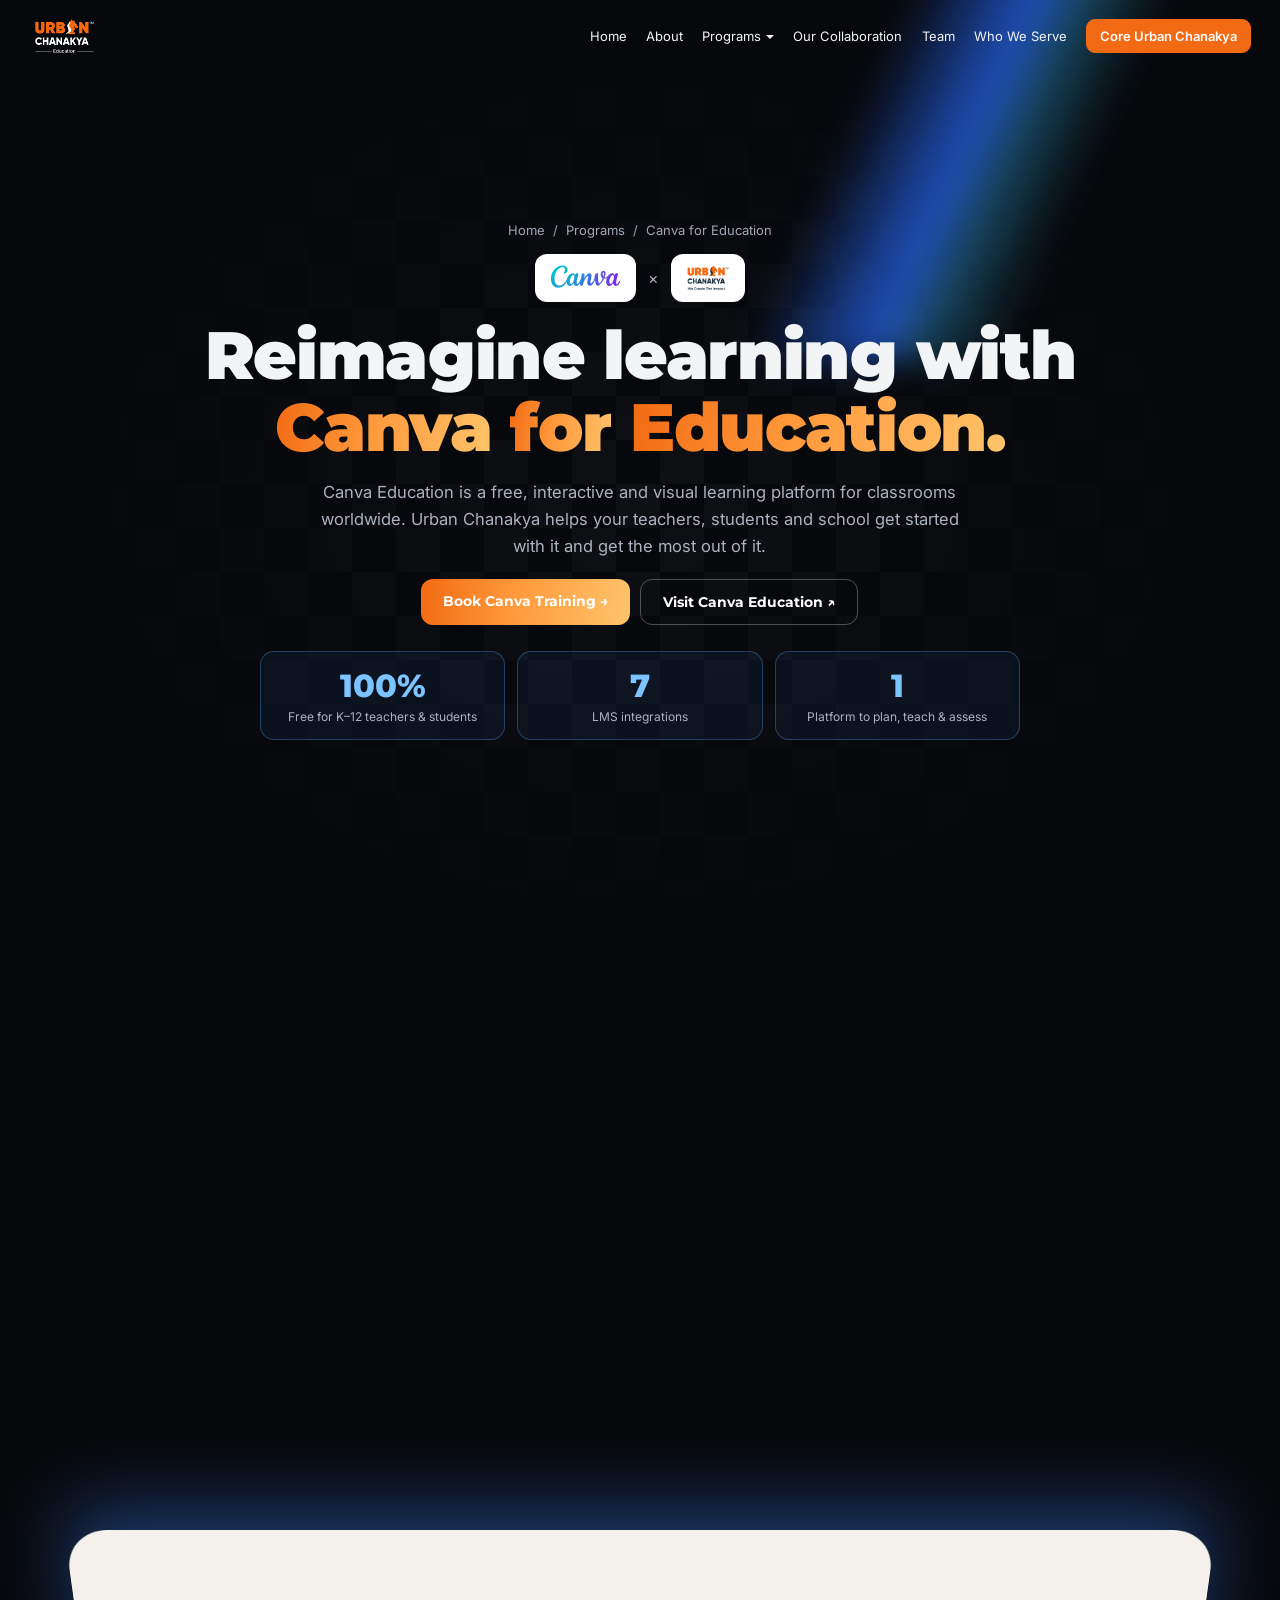
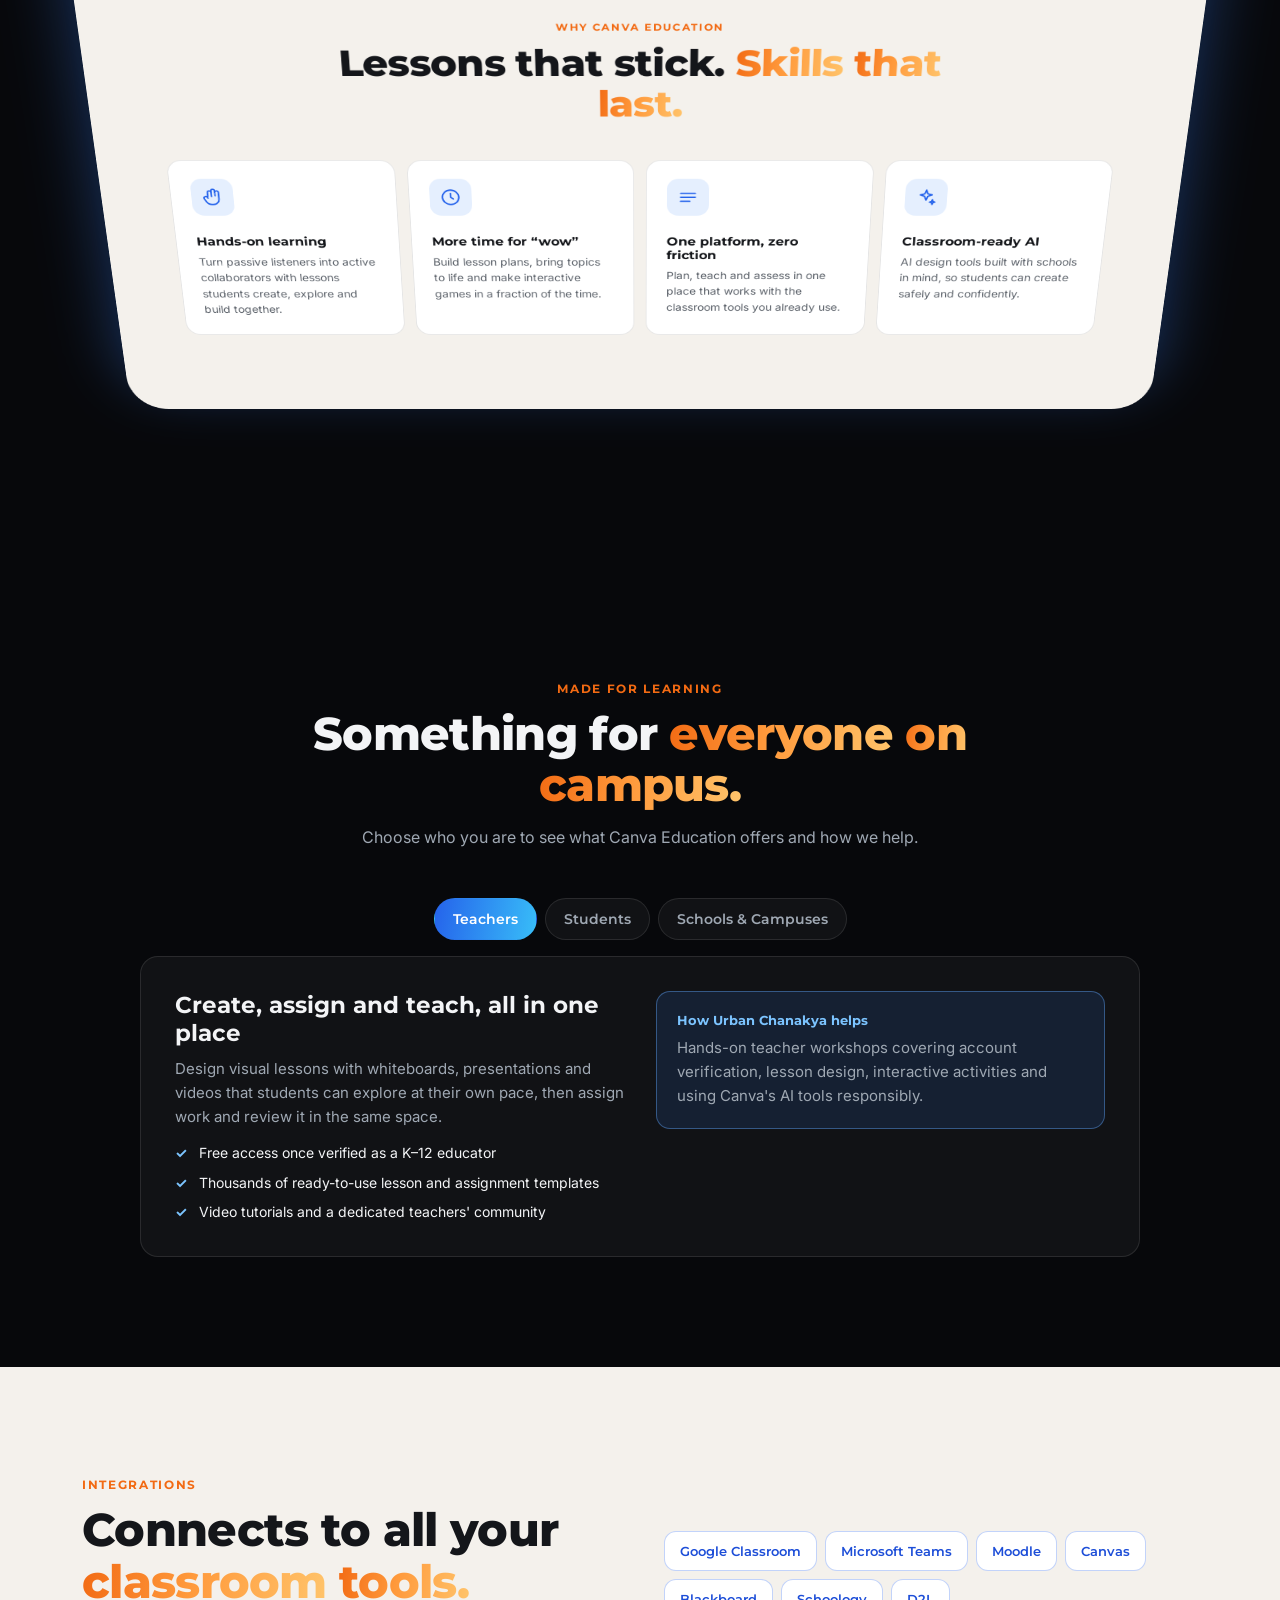
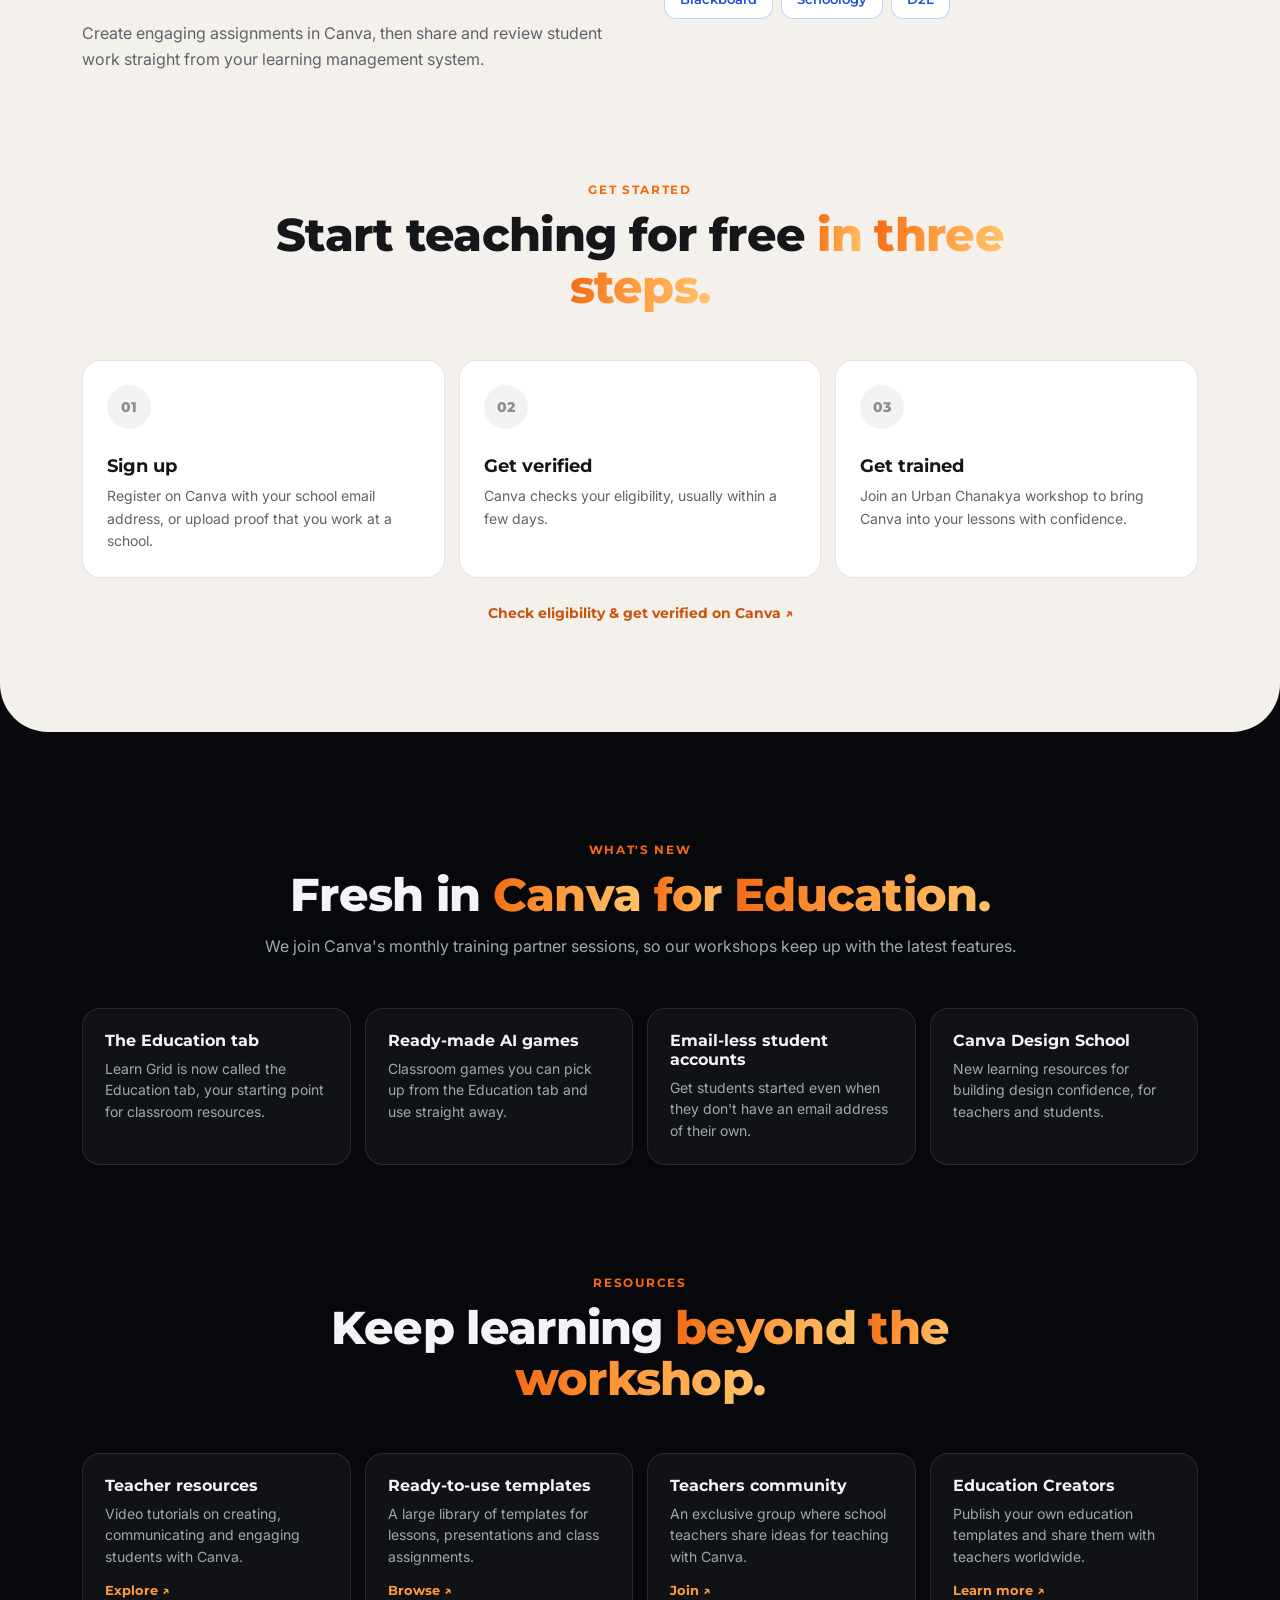
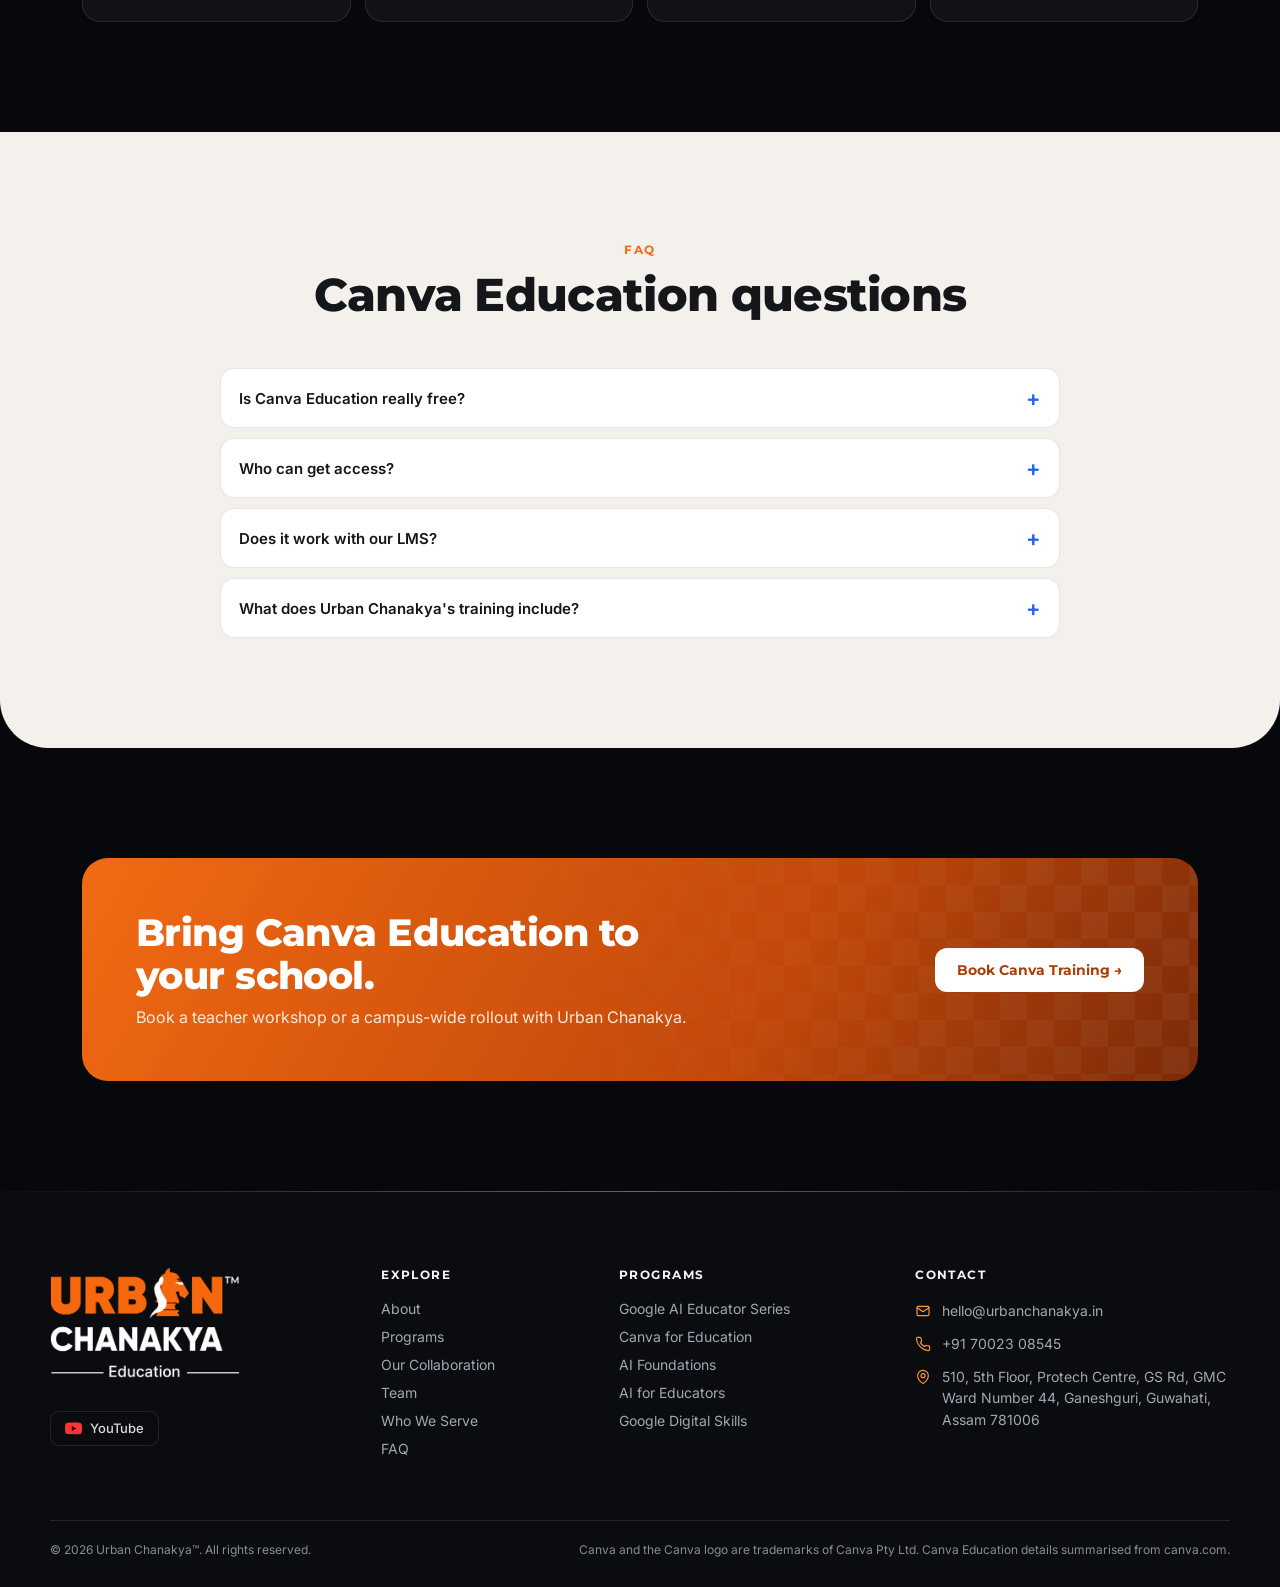
<file: canva-for-education.html>
<!doctype html>
<html lang="en">
  <head>
    <meta charset="utf-8" />
    <meta name="viewport" content="width=device-width, initial-scale=1" />
    <script>
// Logo intro plays on arrival at the site, not on a reload or a click between pages
try {
  const entry = performance.getEntriesByType("navigation")[0];
  const reopened = entry && (entry.type === "reload" || entry.type === "back_forward");
  const internal = document.referrer && new URL(document.referrer).origin === location.origin;
  if (reopened || internal) document.documentElement.classList.add("no-intro");
} catch (e) {}
</script>
    <title>Canva for Education | Urban Chanakya</title>
    <meta
      name="description"
      content="Urban Chanakya helps schools, teachers and students get started with Canva Education, the free visual learning platform for K–12 classrooms."
    />
    <meta name="theme-color" content="#0A131C" />
    <link rel="canonical" href="https://urbanchanakya.in/canva-for-education.html" />
    <meta property="og:title" content="Canva for Education | Urban Chanakya" />
    <meta
      property="og:description"
      content="Training and onboarding for Canva Education: free, visual, hands-on learning for every classroom."
    />
    <meta property="og:url" content="https://urbanchanakya.in/canva-for-education.html" />
    <meta
      property="og:image"
      content="https://urbanchanakya.in/assets/logos/urban-chanakya-logo-on-light.png"
    />
    <link rel="icon" type="image/png" sizes="64x64" href="assets/logos/favicon-64.png" />
    <link rel="icon" type="image/png" sizes="32x32" href="assets/logos/favicon-32.png" />
    <link rel="apple-touch-icon" href="assets/logos/favicon-180.png" />
    <link rel="preconnect" href="https://fonts.googleapis.com" />
    <link rel="preconnect" href="https://fonts.gstatic.com" crossorigin />
    <link
      href="https://fonts.googleapis.com/css2?family=Montserrat:wght@500;600;700;800;900&family=Inter:wght@400;500;600&display=swap"
      rel="stylesheet"
    />
    <link rel="stylesheet" href="css/styles.css?v=8" />
  </head>
<body class="canva-page">
<div class="intro" aria-hidden="true"><img src="assets/logos/urban-chanakya-logo-on-dark.png" alt=""></div>

<nav class="nav full" id="nav">
  <a href="index.html" aria-label="Urban Chanakya home"><img src="assets/logos/urban-chanakya-logo-on-dark.png" alt="Urban Chanakya Education"></a>
  <button class="burger" id="burger" aria-expanded="false" aria-label="Open menu"><span></span><span></span><span></span></button>
  <div class="links" id="links">
    <a href="index.html">Home</a>
    <a href="index.html#about">About</a>
    <div class="drop"><a href="index.html#programs">Programs</a>
      <div class="menu"><a href="google-ai-educator-series.html">Google AI Educator Series</a><a href="canva-for-education.html" aria-current="page">Canva for Education</a></div>
    </div>
    <a href="index.html#collaboration">Our Collaboration</a>
    <a href="team.html">Team</a>
    <a href="index.html#who">Who We Serve</a>
    <a class="core" href="https://urbanchanakya.com/" target="_blank" rel="noopener">Core Urban Chanakya</a>
  </div>
</nav>

<div id="heroWrap" data-theme="dark"><div class="istage" id="top">
<header id="hero" class="single">
  <div class="chess"></div>
  <div class="beam"></div>
  <div class="hcopy">
    <nav class="crumbs" aria-label="Breadcrumb"><a href="index.html">Home</a><span>/</span><a href="index.html#programs">Programs</a><span>/</span><span>Canva for Education</span></nav>
    <div class="lockup"><span class="chip-l"><img src="assets/logos/canva-logo.svg" alt="Canva"></span><span>×</span><span class="chip-l"><img src="assets/logos/urban-chanakya-logo-on-light.png" alt="Urban Chanakya"></span></div>
    <h1>Reimagine learning with<br><span class="g">Canva for Education.</span></h1>
    <p class="lead">Canva Education is a free, interactive and visual learning platform for classrooms worldwide. Urban Chanakya helps your teachers, students and school get started with it and get the most out of it.</p>
    <div class="ctas"><a href="index.html#contact" class="btn btn-p">Book Canva Training →</a><a href="https://www.canva.com/en_in/education/" target="_blank" rel="noopener" class="btn btn-g">Visit Canva Education ↗</a></div>
    <ul class="stats">
      <li><strong class="count">100%</strong><span>Free for K–12 teachers &amp; students</span></li>
      <li><strong class="count">7</strong><span>LMS integrations</span></li>
      <li><strong class="count">1</strong><span>Platform to plan, teach &amp; assess</span></li>
    </ul>
  </div>
</header>
</div></div>

<div class="lt" id="sheet" data-theme="light">
  <section class="sec">
    <div class="head"><span class="eyebrow">Why Canva Education</span><h2>Lessons that stick. <span class="g">Skills that last.</span></h2></div>
    <div class="grid4 stagger">
      <div class="card glow"><div class="icon"><svg viewBox="0 0 24 24"><path d="M7 11V6a2 2 0 0 1 4 0v5M11 10V4a2 2 0 0 1 4 0v6M15 10V6a2 2 0 0 1 4 0v8a7 7 0 0 1-7 7h-1a7 7 0 0 1-6-3.5L3 14a2 2 0 0 1 3.5-2L7 13"/></svg></div><h3>Hands-on learning</h3><p>Turn passive listeners into active collaborators with lessons students create, explore and build together.</p></div>
      <div class="card glow"><div class="icon"><svg viewBox="0 0 24 24"><circle cx="12" cy="12" r="9"/><path d="M12 7v5l3 2"/></svg></div><h3>More time for “wow”</h3><p>Build lesson plans, bring topics to life and make interactive games in a fraction of the time.</p></div>
      <div class="card glow"><div class="icon"><svg viewBox="0 0 24 24"><path d="M4 7h16M4 12h16M4 17h10"/></svg></div><h3>One platform, zero friction</h3><p>Plan, teach and assess in one place that works with the classroom tools you already use.</p></div>
      <div class="card glow"><div class="icon"><svg viewBox="0 0 24 24"><path d="M12 3l1.8 4.7L18.5 9l-4.7 1.8L12 15.5l-1.8-4.7L5.5 9l4.7-1.3z"/><path d="M19 15l.8 2.2L22 18l-2.2.8L19 21l-.8-2.2L16 18l2.2-.8z"/></svg></div><h3>Classroom-ready AI</h3><p>AI design tools built with schools in mind, so students can create safely and confidently.</p></div>
    </div>
  </section>
</div>

<div class="stay-group">
<div class="stay" data-theme="dark">
  <section class="sec">
    <div class="head"><span class="eyebrow">Made for Learning</span><h2>Something for <span class="g">everyone on campus.</span></h2><p>Choose who you are to see what Canva Education offers and how we help.</p></div>
    <div class="aud">
      <div class="aud-tabs" role="tablist" aria-label="Audience">
        <button role="tab" aria-selected="true" data-aud="teachers">Teachers</button>
        <button role="tab" aria-selected="false" data-aud="students">Students</button>
        <button role="tab" aria-selected="false" data-aud="schools">Schools &amp; Campuses</button>
      </div>
      <div class="aud-panel" data-aud="teachers">
        <div><h3>Create, assign and teach, all in one place</h3><p>Design visual lessons with whiteboards, presentations and videos that students can explore at their own pace, then assign work and review it in the same space.</p>
          <ul class="ticks"><li>Free access once verified as a K–12 educator</li><li>Thousands of ready-to-use lesson and assignment templates</li><li>Video tutorials and a dedicated teachers' community</li></ul></div>
        <div class="aud-help"><span>How Urban Chanakya helps</span><p>Hands-on teacher workshops covering account verification, lesson design, interactive activities and using Canva's AI tools responsibly.</p></div>
      </div>
      <div class="aud-panel" data-aud="students" hidden>
        <div><h3>Let the classroom come alive</h3><p>Students turn ideas into presentations, posters, videos, infographics and websites, learning to communicate visually and work together in real time.</p>
          <ul class="ticks"><li>Free access through their teacher's or school's Canva Education</li><li>Collaborate with classmates on shared designs</li><li>Build a creative portfolio for the future</li></ul></div>
        <div class="aud-help"><span>How Urban Chanakya helps</span><p>Design-thinking and visual-communication workshops where students build real projects, from posters and reports to social media and video.</p></div>
      </div>
      <div class="aud-panel" data-aud="schools" hidden>
        <div><h3>Canva for your whole campus</h3><p>Create and communicate in any format, including docs, presentations, video, websites and whiteboards. Shared templates and brand controls keep every department on-brand.</p>
          <ul class="ticks"><li>Free for qualifying K–12 schools and districts</li><li>Shared brand kits and templates across staff</li><li>Connects to your existing LMS</li></ul></div>
        <div class="aud-help"><span>How Urban Chanakya helps</span><p>Campus-wide rollout support: setting up your school account, brand kit and templates, plus training for staff and administrators.</p></div>
      </div>
    </div>
  </section>
</div>

<div class="lt" data-theme="light">
  <section class="sec">
    <div class="split2">
      <div><span class="eyebrow">Integrations</span><h2>Connects to all your <span class="g">classroom tools.</span></h2><p class="integ-p">Create engaging assignments in Canva, then share and review student work straight from your learning management system.</p></div>
      <ul class="lms"><li>Google Classroom</li><li>Microsoft Teams</li><li>Moodle</li><li>Canvas</li><li>Blackboard</li><li>Schoology</li><li>D2L</li></ul>
    </div>
  </section>
  <section class="sec" style="padding-top:0">
    <div class="head"><span class="eyebrow">Get Started</span><h2>Start teaching for free <span class="g">in three steps.</span></h2></div>
    <ol class="steps" id="steps">
      <li class="step glow"><span>01</span><h3>Sign up</h3><p>Register on Canva with your school email address, or upload proof that you work at a school.</p></li>
      <li class="step glow"><span>02</span><h3>Get verified</h3><p>Canva checks your eligibility, usually within a few days.</p></li>
      <li class="step glow"><span>03</span><h3>Get trained</h3><p>Join an Urban Chanakya workshop to bring Canva into your lessons with confidence.</p></li>
    </ol>
    <p class="note-c"><a href="https://www.canva.com/en_in/education/" target="_blank" rel="noopener">Check eligibility &amp; get verified on Canva ↗</a></p>
  </section>
</div>

</div>

<section class="sec" data-theme="dark">
  <div class="head"><span class="eyebrow">What's New</span><h2>Fresh in <span class="g">Canva for Education.</span></h2><p>We join Canva's monthly training partner sessions, so our workshops keep up with the latest features.</p></div>
  <div class="grid4 stagger">
    <div class="res glow"><h3>The Education tab</h3><p>Learn Grid is now called the Education tab, your starting point for classroom resources.</p></div>
    <div class="res glow"><h3>Ready-made AI games</h3><p>Classroom games you can pick up from the Education tab and use straight away.</p></div>
    <div class="res glow"><h3>Email-less student accounts</h3><p>Get students started even when they don't have an email address of their own.</p></div>
    <div class="res glow"><h3>Canva Design School</h3><p>New learning resources for building design confidence, for teachers and students.</p></div>
  </div>
</section>

<section class="sec" data-theme="dark" style="padding-top:0">
  <div class="head"><span class="eyebrow">Resources</span><h2>Keep learning <span class="g">beyond the workshop.</span></h2></div>
  <div class="grid4 stagger">
    <a class="res glow" href="https://www.canva.com/en_in/education/" target="_blank" rel="noopener"><h3>Teacher resources</h3><p>Video tutorials on creating, communicating and engaging students with Canva.</p><span>Explore ↗</span></a>
    <a class="res glow" href="https://www.canva.com/en_in/education/" target="_blank" rel="noopener"><h3>Ready-to-use templates</h3><p>A large library of templates for lessons, presentations and class assignments.</p><span>Browse ↗</span></a>
    <a class="res glow" href="https://www.canva.com/en_in/education/" target="_blank" rel="noopener"><h3>Teachers community</h3><p>An exclusive group where school teachers share ideas for teaching with Canva.</p><span>Join ↗</span></a>
    <a class="res glow" href="https://www.canva.com/en_in/education/" target="_blank" rel="noopener"><h3>Education Creators</h3><p>Publish your own education templates and share them with teachers worldwide.</p><span>Learn more ↗</span></a>
  </div>
</section>

<div class="lt" data-theme="light">
  <section class="sec">
    <div class="head"><span class="eyebrow">FAQ</span><h2>Canva Education questions</h2></div>
    <div class="faq">
      <details><summary>Is Canva Education really free?</summary><p>Yes. Canva has committed to keeping Canva Education completely free for K–12 (primary and secondary) teachers and their students, as well as qualifying schools and districts.</p></details>
      <details><summary>Who can get access?</summary><p>K–12 teachers verify themselves with a school email address or proof of employment. Students get access through their teacher or school. Check Canva's eligibility guidelines for full details.</p></details>
      <details><summary>Does it work with our LMS?</summary><p>Yes. Canva Education integrates with Google Classroom, Microsoft Teams, Moodle, Canvas, Blackboard, Schoology and D2L.</p></details>
      <details><summary>What does Urban Chanakya's training include?</summary><p>We run practical workshops for teachers, students and school leaders, covering getting verified, designing lessons and assignments, collaborative projects, and responsible use of Canva's AI features. Programs can be tailored to your institution.</p></details>
    </div>
  </section>
</div>

<section class="sec" data-theme="dark">
  <div class="cta"><div><h2>Bring Canva Education to your school.</h2><p>Book a teacher workshop or a campus-wide rollout with Urban Chanakya.</p></div><a href="index.html#contact" class="btn btn-l">Book Canva Training →</a></div>
</section>

<footer data-theme="dark">
  <div class="fgrid">
    <div class="fbrand"><a href="index.html" aria-label="Urban Chanakya home"><img src="assets/logos/urban-chanakya-logo-on-dark.png" alt="Urban Chanakya Education"></a><a class="fyt" href="https://www.youtube.com/@UC_Education" target="_blank" rel="noopener"><svg viewBox="0 0 24 24" aria-hidden="true"><path fill="currentColor" d="M23.5 6.2a3 3 0 0 0-2.1-2.1C19.5 3.6 12 3.6 12 3.6s-7.5 0-9.4.5A3 3 0 0 0 .5 6.2 31 31 0 0 0 0 12a31 31 0 0 0 .5 5.8 3 3 0 0 0 2.1 2.1c1.9.5 9.4.5 9.4.5s7.5 0 9.4-.5a3 3 0 0 0 2.1-2.1A31 31 0 0 0 24 12a31 31 0 0 0-.5-5.8zM9.6 15.6V8.4l6.3 3.6z"/></svg>YouTube</a></div>
    <div><h4>Explore</h4><a href="index.html#about">About</a><a href="index.html#programs">Programs</a><a href="index.html#collaboration">Our Collaboration</a><a href="team.html">Team</a><a href="index.html#who">Who We Serve</a><a href="index.html#faq">FAQ</a></div>
    <div><h4>Programs</h4><a href="google-ai-educator-series.html">Google AI Educator Series</a><a href="canva-for-education.html">Canva for Education</a><a href="index.html#programs">AI Foundations</a><a href="index.html#programs">AI for Educators</a><a href="index.html#programs">Google Digital Skills</a></div>
    <div class="fcontact"><h4>Contact</h4><a href="mailto:hello@urbanchanakya.in"><svg viewBox="0 0 24 24" aria-hidden="true"><rect x="3" y="5" width="18" height="14" rx="2"/><path d="m3 7 9 6 9-6"/></svg>hello@urbanchanakya.in</a><a href="tel:+917002308545"><svg viewBox="0 0 24 24" aria-hidden="true"><path d="M22 16.9v3a2 2 0 0 1-2.2 2 19.8 19.8 0 0 1-8.6-3.1 19.5 19.5 0 0 1-6-6A19.8 19.8 0 0 1 2.1 4.2 2 2 0 0 1 4.1 2h3a2 2 0 0 1 2 1.7c.1 1 .4 1.9.7 2.8a2 2 0 0 1-.5 2.1L8.1 9.9a16 16 0 0 0 6 6l1.3-1.3a2 2 0 0 1 2.1-.4c.9.3 1.8.6 2.8.7a2 2 0 0 1 1.7 2z"/></svg>+91 70023 08545</a><address><svg viewBox="0 0 24 24" aria-hidden="true"><path d="M20 10c0 6-8 12-8 12s-8-6-8-12a8 8 0 0 1 16 0z"/><circle cx="12" cy="10" r="3"/></svg><span>510, 5th Floor, Protech Centre, GS Rd, GMC Ward Number 44, Ganeshguri, Guwahati, Assam 781006</span></address></div>
  </div>
  <div class="fbot"><span>© 2026 Urban Chanakya™. All rights reserved.</span><span>Canva and the Canva logo are trademarks of Canva Pty Ltd. Canva Education details summarised from canva.com.</span></div>
</footer>

<script src="js/script.js?v=7"></script>
</body>
</html>
</file>
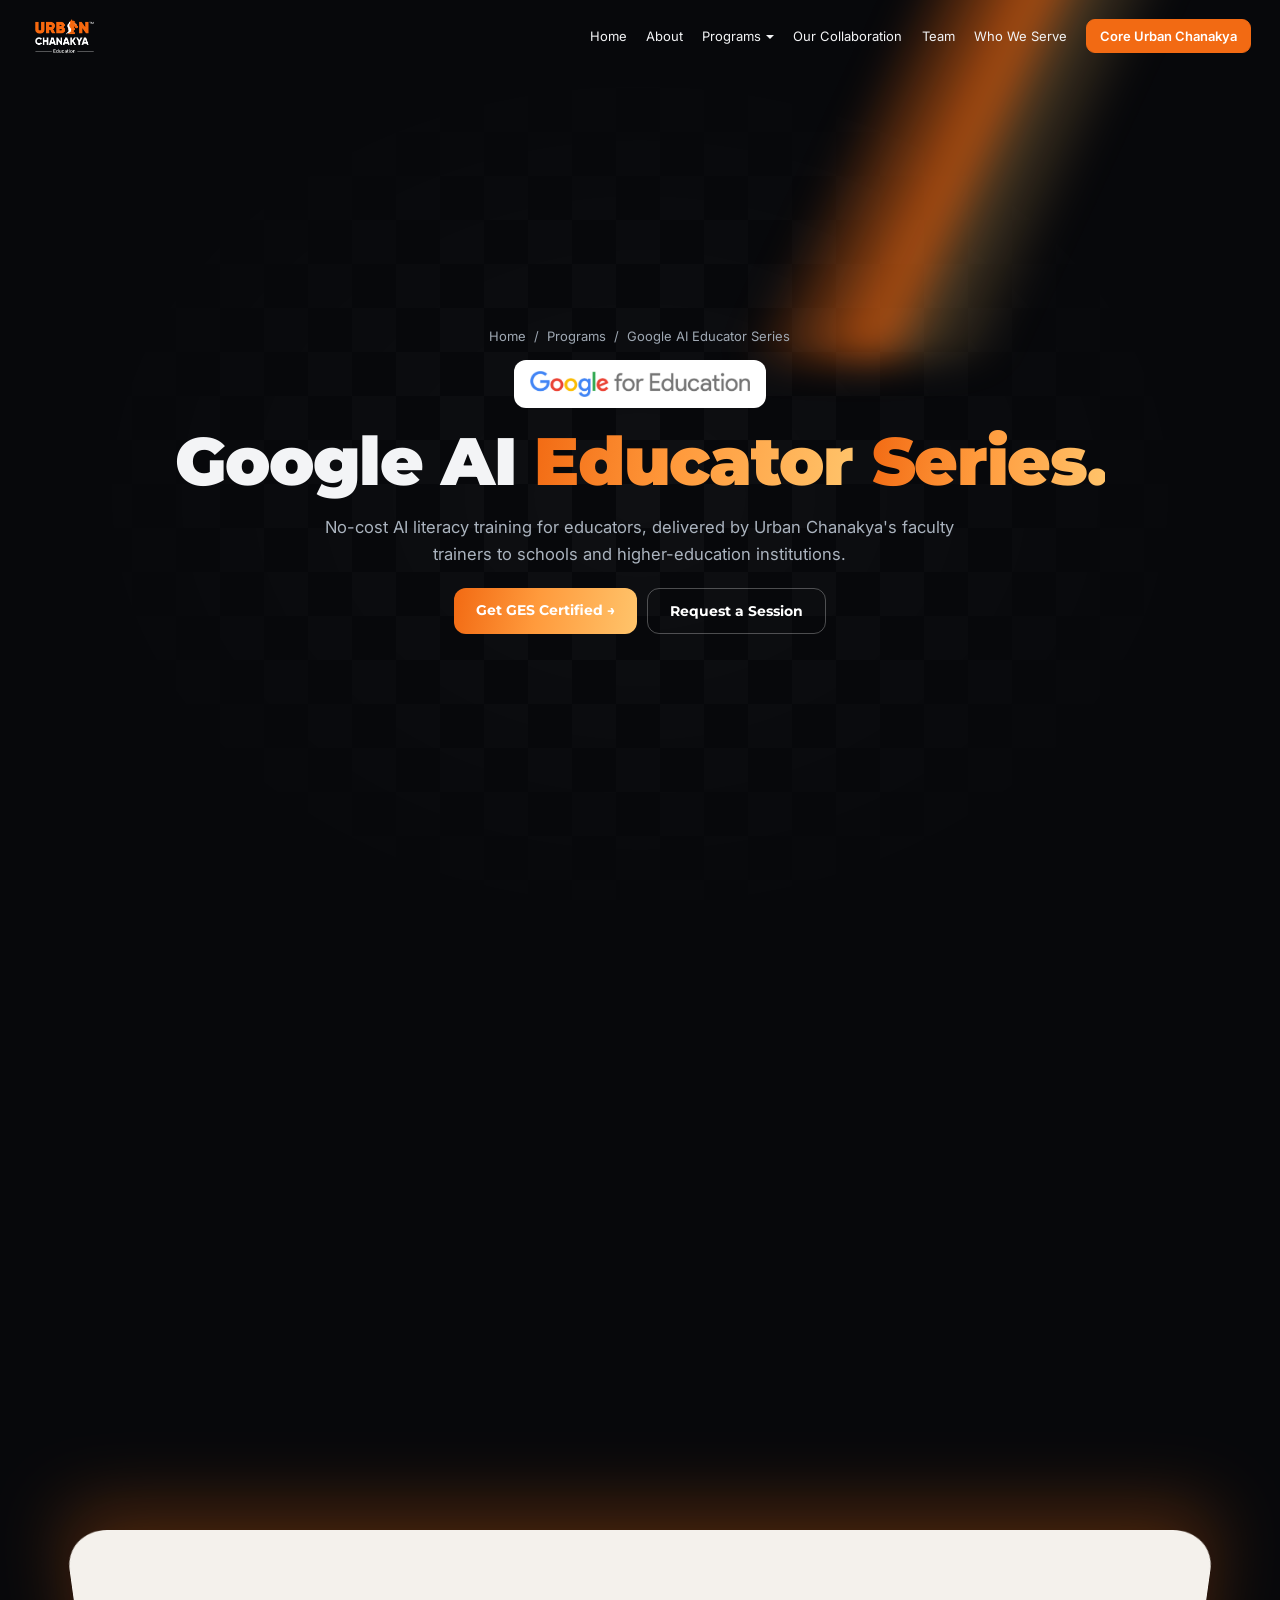
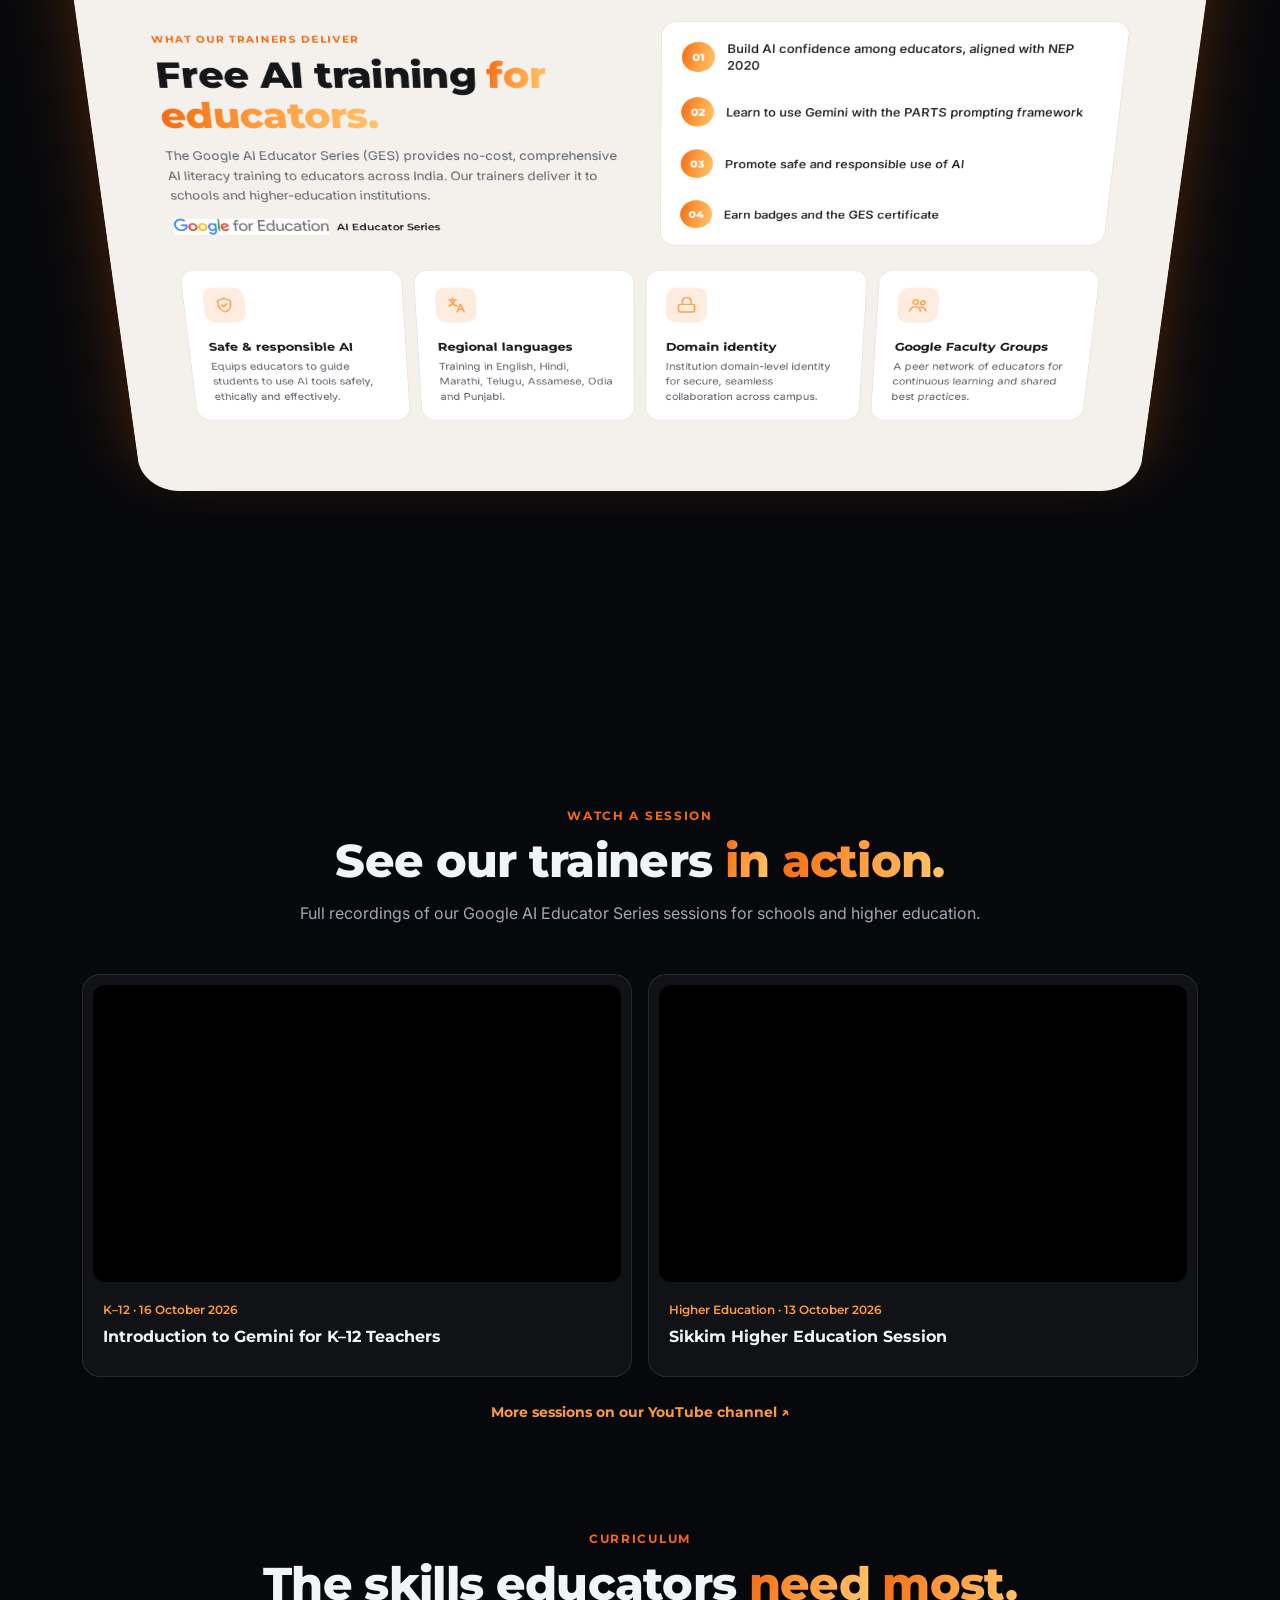
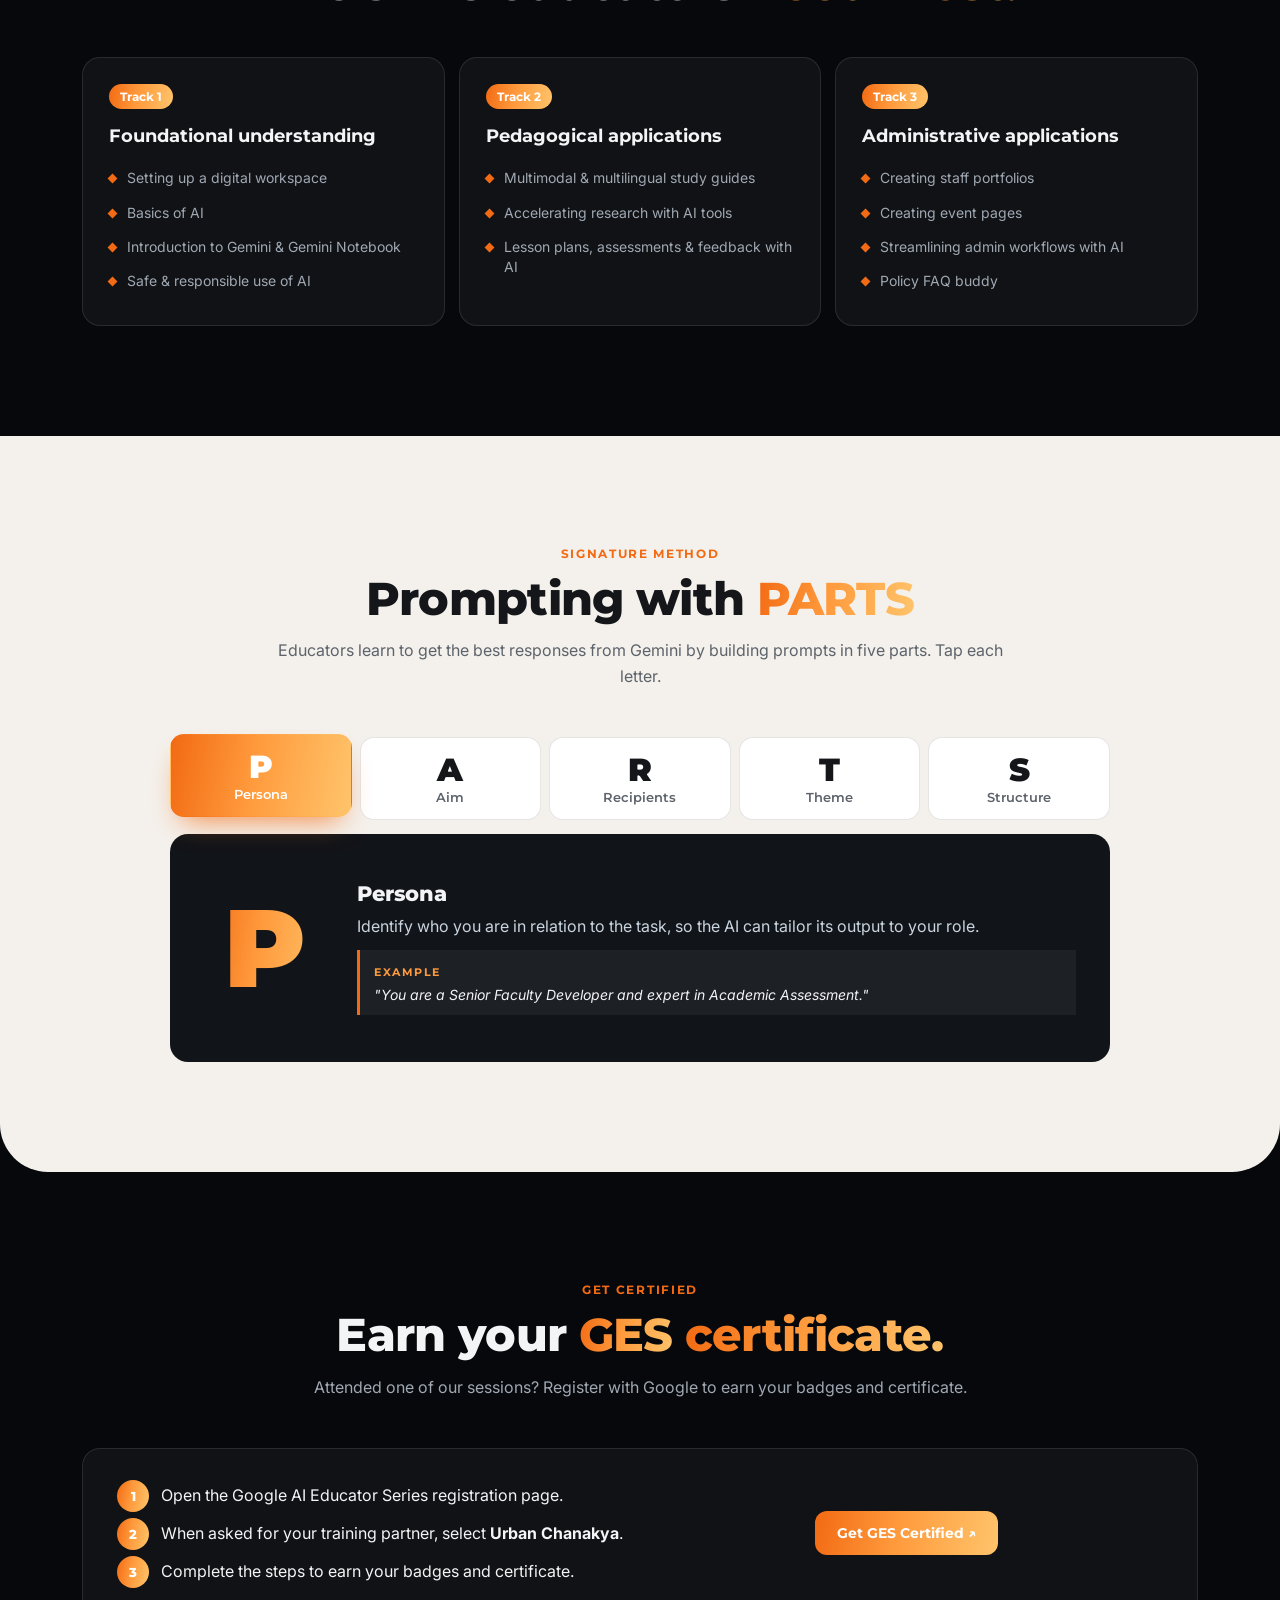
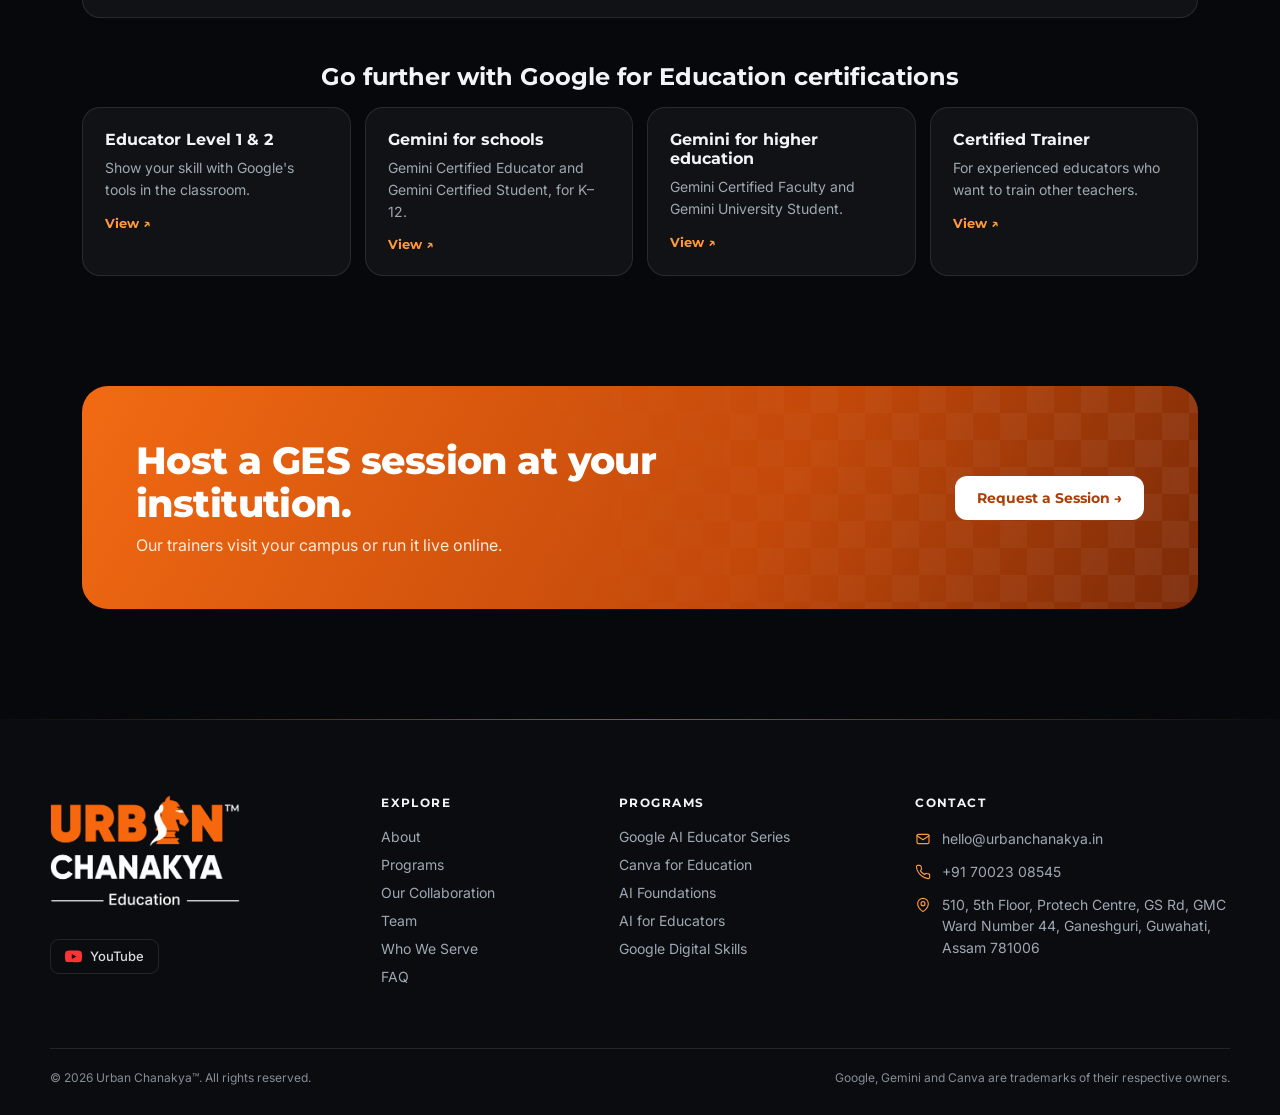
<file: google-ai-educator-series.html>
<!doctype html>
<html lang="en">
  <head>
    <meta charset="utf-8" />
    <meta name="viewport" content="width=device-width, initial-scale=1" />
    <script>
// Logo intro plays on arrival at the site, not on a reload or a click between pages
try {
  const entry = performance.getEntriesByType("navigation")[0];
  const reopened = entry && (entry.type === "reload" || entry.type === "back_forward");
  const internal = document.referrer && new URL(document.referrer).origin === location.origin;
  if (reopened || internal) document.documentElement.classList.add("no-intro");
} catch (e) {}
</script>
    <title>Google AI Educator Series | Urban Chanakya</title>
    <meta
      name="description"
      content="Urban Chanakya delivers the free Google AI Educator Series to schools and higher-education institutions: curriculum, session recordings, PARTS prompting and how to get certified."
    />
    <meta name="theme-color" content="#0A131C" />
    <link rel="canonical" href="https://urbanchanakya.in/google-ai-educator-series.html" />
    <meta
      property="og:title"
      content="Google AI Educator Series | Urban Chanakya"
    />
    <meta
      property="og:description"
      content="Free AI training for educators, delivered by Urban Chanakya's faculty trainers."
    />
    <meta property="og:url" content="https://urbanchanakya.in/google-ai-educator-series.html" />
    <meta
      property="og:image"
      content="https://urbanchanakya.in/assets/logos/urban-chanakya-logo-on-light.png"
    />
    <link rel="icon" type="image/png" sizes="64x64" href="assets/logos/favicon-64.png" />
    <link rel="icon" type="image/png" sizes="32x32" href="assets/logos/favicon-32.png" />
    <link rel="apple-touch-icon" href="assets/logos/favicon-180.png" />
    <link rel="preconnect" href="https://fonts.googleapis.com" />
    <link rel="preconnect" href="https://fonts.gstatic.com" crossorigin />
    <link
      href="https://fonts.googleapis.com/css2?family=Montserrat:wght@500;600;700;800;900&family=Inter:wght@400;500;600&display=swap"
      rel="stylesheet"
    />
    <link rel="stylesheet" href="css/styles.css?v=8" />
  </head>
<body>
<div class="intro" aria-hidden="true"><img src="assets/logos/urban-chanakya-logo-on-dark.png" alt=""></div>

<nav class="nav full" id="nav">
  <a href="index.html" aria-label="Urban Chanakya home"><img src="assets/logos/urban-chanakya-logo-on-dark.png" alt="Urban Chanakya Education"></a>
  <button class="burger" id="burger" aria-expanded="false" aria-label="Open menu"><span></span><span></span><span></span></button>
  <div class="links" id="links">
    <a href="index.html">Home</a>
    <a href="index.html#about">About</a>
    <div class="drop"><a href="index.html#programs">Programs</a>
      <div class="menu"><a href="google-ai-educator-series.html" aria-current="page">Google AI Educator Series</a><a href="canva-for-education.html">Canva for Education</a></div>
    </div>
    <a href="index.html#collaboration">Our Collaboration</a>
    <a href="team.html">Team</a>
    <a href="index.html#who">Who We Serve</a>
    <a class="core" href="https://urbanchanakya.com/" target="_blank" rel="noopener">Core Urban Chanakya</a>
  </div>
</nav>

<div id="heroWrap" data-theme="dark"><div class="istage" id="top">
<header id="hero" class="single">
  <div class="chess"></div>
  <div class="beam"></div>
  <div class="hcopy">
    <nav class="crumbs" aria-label="Breadcrumb"><a href="index.html">Home</a><span>/</span><a href="index.html#programs">Programs</a><span>/</span><span>Google AI Educator Series</span></nav>
    <div class="lockup"><span class="chip-l"><img src="assets/logos/google-for-education-logo.png" alt="Google for Education"></span></div>
    <h1>Google AI <span class="g">Educator Series.</span></h1>
    <p class="lead">No-cost AI literacy training for educators, delivered by Urban Chanakya's faculty trainers to schools and higher-education institutions.</p>
    <div class="ctas"><a href="#certify" class="btn btn-p">Get GES Certified →</a><a href="index.html#contact" class="btn btn-g">Request a Session</a></div>
  </div>
</header>
</div></div>

<div class="lt" id="sheet" data-theme="light">
  <section class="sec" id="ges">
    <div class="split2">
      <div>
        <span class="eyebrow">What Our Trainers Deliver</span>
        <h2>Free AI training <span class="g">for educators.</span></h2>
        <p class="big2">The Google AI Educator Series (GES) provides no-cost, comprehensive AI literacy training to educators across India. Our trainers deliver it to schools and higher-education institutions.</p>
        <div class="gl-mark"><img src="assets/logos/google-for-education-logo.png" alt="Google for Education"><span>AI Educator Series</span></div>
      </div>
      <ul class="aims glow stagger">
        <li><span>01</span>Build AI confidence among educators, aligned with NEP 2020</li>
        <li><span>02</span>Learn to use Gemini with the PARTS prompting framework</li>
        <li><span>03</span>Promote safe and responsible use of AI</li>
        <li><span>04</span>Earn badges and the GES certificate</li>
      </ul>
    </div>
    <div class="grid4 stagger">
      <div class="card glow"><div class="icon"><svg viewBox="0 0 24 24"><path d="M12 3l7 3v5c0 4.5-3 8.5-7 10-4-1.5-7-5.5-7-10V6z"/><path d="M9 12l2 2 4-4"/></svg></div><h3>Safe &amp; responsible AI</h3><p>Equips educators to guide students to use AI tools safely, ethically and effectively.</p></div>
      <div class="card glow"><div class="icon"><svg viewBox="0 0 24 24"><path d="M4 5h9M8.5 3v2M6 5c1 4 4 7 7 8M11 5c-1 4-4 7-7 8M13 21l4-10 4 10M14.5 17.5h5"/></svg></div><h3>Regional languages</h3><p>Training in English, Hindi, Marathi, Telugu, Assamese, Odia and Punjabi.</p></div>
      <div class="card glow"><div class="icon"><svg viewBox="0 0 24 24"><rect x="3" y="11" width="18" height="10" rx="2"/><path d="M7 11V7a5 5 0 0 1 10 0v4"/></svg></div><h3>Domain identity</h3><p>Institution domain-level identity for secure, seamless collaboration across campus.</p></div>
      <div class="card glow"><div class="icon"><svg viewBox="0 0 24 24"><circle cx="9" cy="8" r="3"/><circle cx="17" cy="9" r="2.5"/><path d="M3 20c0-3.3 2.7-6 6-6s6 2.7 6 6M15 14.5c3 0 6 1.8 6 5"/></svg></div><h3>Google Faculty Groups</h3><p>A peer network of educators for continuous learning and shared best practices.</p></div>
    </div>
  </section>
</div>

<section class="sec" id="watch" data-theme="dark">
  <div class="head"><span class="eyebrow">Watch a Session</span><h2>See our trainers <span class="g">in action.</span></h2><p>Full recordings of our Google AI Educator Series sessions for schools and higher education.</p></div>
  <div class="vgrid">
    <div class="vcard glow">
      <div class="frame"><iframe src="https://www.youtube-nocookie.com/embed/xliKpWvzQgw?rel=0" title="16 October Google AI Educator Series (GES) – Introduction to Gemini for K–12 Teachers" loading="lazy" allow="accelerometer; autoplay; clipboard-write; encrypted-media; gyroscope; picture-in-picture; web-share" referrerpolicy="strict-origin-when-cross-origin" allowfullscreen></iframe></div>
      <div class="vmeta"><span class="tag2">K–12 · 16 October 2026</span><h3>Introduction to Gemini for K–12 Teachers</h3></div>
    </div>
    <div class="vcard glow">
      <div class="frame"><iframe src="https://www.youtube-nocookie.com/embed/Zpq4_9SEAtA?rel=0" title="Google AI Educator Series – Sikkim Higher Education Session" loading="lazy" allow="accelerometer; autoplay; clipboard-write; encrypted-media; gyroscope; picture-in-picture; web-share" referrerpolicy="strict-origin-when-cross-origin" allowfullscreen></iframe></div>
      <div class="vmeta"><span class="tag2">Higher Education · 13 October 2026</span><h3>Sikkim Higher Education Session</h3></div>
    </div>
  </div>
  <p class="note-c"><a href="https://www.youtube.com/@UC_Education" target="_blank" rel="noopener">More sessions on our YouTube channel ↗</a></p>
</section>

<div class="stay-group">
<div class="stay" data-theme="dark">
  <section class="sec" style="padding-top:0">
    <div class="head"><span class="eyebrow">Curriculum</span><h2>The skills educators <span class="g">need most.</span></h2></div>
    <div class="tracks stagger">
      <div class="track glow"><span class="track-no">Track 1</span><h3>Foundational understanding</h3><ul><li>Setting up a digital workspace</li><li>Basics of AI</li><li>Introduction to Gemini &amp; Gemini Notebook</li><li>Safe &amp; responsible use of AI</li></ul></div>
      <div class="track glow"><span class="track-no">Track 2</span><h3>Pedagogical applications</h3><ul><li>Multimodal &amp; multilingual study guides</li><li>Accelerating research with AI tools</li><li>Lesson plans, assessments &amp; feedback with AI</li></ul></div>
      <div class="track glow"><span class="track-no">Track 3</span><h3>Administrative applications</h3><ul><li>Creating staff portfolios</li><li>Creating event pages</li><li>Streamlining admin workflows with AI</li><li>Policy FAQ buddy</li></ul></div>
    </div>
  </section>
</div>

<div class="lt" data-theme="light">
  <section class="sec" id="parts">
    <div class="head"><span class="eyebrow">Signature Method</span><h2>Prompting with <span class="g">PARTS</span></h2><p>Educators learn to get the best responses from Gemini by building prompts in five parts. Tap each letter.</p></div>
    <div class="parts">
      <div class="parts-tabs" role="tablist" aria-label="PARTS framework">
        <button role="tab" aria-selected="true" aria-label="Persona"><b aria-hidden="true">P</b><span>Persona</span></button>
        <button role="tab" aria-selected="false" aria-label="Aim"><b aria-hidden="true">A</b><span>Aim</span></button>
        <button role="tab" aria-selected="false" aria-label="Recipients"><b aria-hidden="true">R</b><span>Recipients</span></button>
        <button role="tab" aria-selected="false" aria-label="Theme"><b aria-hidden="true">T</b><span>Theme</span></button>
        <button role="tab" aria-selected="false" aria-label="Structure"><b aria-hidden="true">S</b><span>Structure</span></button>
      </div>
      <div class="parts-panel" role="tabpanel">
        <div class="parts-letter" aria-hidden="true">P</div>
        <div>
          <h3 class="parts-title">Persona</h3>
          <p class="parts-desc">Identify who you are in relation to the task, so the AI can tailor its output to your role.</p>
          <div class="parts-example"><span>Example</span><p>"You are a Senior Faculty Developer and expert in Academic Assessment."</p></div>
        </div>
      </div>
    </div>
  </section>
</div>

</div>

<section class="sec" id="certify" data-theme="dark">
  <div class="head"><span class="eyebrow">Get Certified</span><h2>Earn your <span class="g">GES certificate.</span></h2><p>Attended one of our sessions? Register with Google to earn your badges and certificate.</p></div>
  <div class="cert glow">
    <ol>
      <li>Open the Google AI Educator Series registration page.</li>
      <li>When asked for your training partner, select <strong>Urban Chanakya</strong>.</li>
      <li>Complete the steps to earn your badges and certificate.</li>
    </ol>
    <a href="https://goo.gle/GESCert1" target="_blank" rel="noopener" class="btn btn-p">Get GES Certified ↗</a>
  </div>
  <h3 class="more-h">Go further with Google for Education certifications</h3>
  <div class="grid4 stagger" style="margin-top:0">
    <a class="res glow" href="https://edu.google.com/intl/ALL_us/learning-center/certifications/" target="_blank" rel="noopener"><h3>Educator Level 1 &amp; 2</h3><p>Show your skill with Google's tools in the classroom.</p><span>View ↗</span></a>
    <a class="res glow" href="https://edu.google.com/intl/ALL_us/learning-center/certifications/" target="_blank" rel="noopener"><h3>Gemini for schools</h3><p>Gemini Certified Educator and Gemini Certified Student, for K–12.</p><span>View ↗</span></a>
    <a class="res glow" href="https://educertifications.google/" target="_blank" rel="noopener"><h3>Gemini for higher education</h3><p>Gemini Certified Faculty and Gemini University Student.</p><span>View ↗</span></a>
    <a class="res glow" href="https://edu.google.com/intl/ALL_us/for-educators/certification-programs/professional-expertise/certified-trainer/?modal_active=none" target="_blank" rel="noopener"><h3>Certified Trainer</h3><p>For experienced educators who want to train other teachers.</p><span>View ↗</span></a>
  </div>
</section>

<section class="sec" data-theme="dark" style="padding-top:0">
  <div class="cta"><div><h2>Host a GES session at your institution.</h2><p>Our trainers visit your campus or run it live online.</p></div><a href="index.html#contact" class="btn btn-l">Request a Session →</a></div>
</section>

<footer data-theme="dark">
  <div class="fgrid">
    <div class="fbrand"><a href="index.html" aria-label="Urban Chanakya home"><img src="assets/logos/urban-chanakya-logo-on-dark.png" alt="Urban Chanakya Education"></a><a class="fyt" href="https://www.youtube.com/@UC_Education" target="_blank" rel="noopener"><svg viewBox="0 0 24 24" aria-hidden="true"><path fill="currentColor" d="M23.5 6.2a3 3 0 0 0-2.1-2.1C19.5 3.6 12 3.6 12 3.6s-7.5 0-9.4.5A3 3 0 0 0 .5 6.2 31 31 0 0 0 0 12a31 31 0 0 0 .5 5.8 3 3 0 0 0 2.1 2.1c1.9.5 9.4.5 9.4.5s7.5 0 9.4-.5a3 3 0 0 0 2.1-2.1A31 31 0 0 0 24 12a31 31 0 0 0-.5-5.8zM9.6 15.6V8.4l6.3 3.6z"/></svg>YouTube</a></div>
    <div><h4>Explore</h4><a href="index.html#about">About</a><a href="index.html#programs">Programs</a><a href="index.html#collaboration">Our Collaboration</a><a href="team.html">Team</a><a href="index.html#who">Who We Serve</a><a href="index.html#faq">FAQ</a></div>
    <div><h4>Programs</h4><a href="google-ai-educator-series.html">Google AI Educator Series</a><a href="canva-for-education.html">Canva for Education</a><a href="index.html#programs">AI Foundations</a><a href="index.html#programs">AI for Educators</a><a href="index.html#programs">Google Digital Skills</a></div>
    <div class="fcontact"><h4>Contact</h4><a href="mailto:hello@urbanchanakya.in"><svg viewBox="0 0 24 24" aria-hidden="true"><rect x="3" y="5" width="18" height="14" rx="2"/><path d="m3 7 9 6 9-6"/></svg>hello@urbanchanakya.in</a><a href="tel:+917002308545"><svg viewBox="0 0 24 24" aria-hidden="true"><path d="M22 16.9v3a2 2 0 0 1-2.2 2 19.8 19.8 0 0 1-8.6-3.1 19.5 19.5 0 0 1-6-6A19.8 19.8 0 0 1 2.1 4.2 2 2 0 0 1 4.1 2h3a2 2 0 0 1 2 1.7c.1 1 .4 1.9.7 2.8a2 2 0 0 1-.5 2.1L8.1 9.9a16 16 0 0 0 6 6l1.3-1.3a2 2 0 0 1 2.1-.4c.9.3 1.8.6 2.8.7a2 2 0 0 1 1.7 2z"/></svg>+91 70023 08545</a><address><svg viewBox="0 0 24 24" aria-hidden="true"><path d="M20 10c0 6-8 12-8 12s-8-6-8-12a8 8 0 0 1 16 0z"/><circle cx="12" cy="10" r="3"/></svg><span>510, 5th Floor, Protech Centre, GS Rd, GMC Ward Number 44, Ganeshguri, Guwahati, Assam 781006</span></address></div>
  </div>
  <div class="fbot"><span>© 2026 Urban Chanakya™. All rights reserved.</span><span>Google, Gemini and Canva are trademarks of their respective owners.</span></div>
</footer>

<script src="js/script.js?v=7"></script>
</body>
</html>
</file>
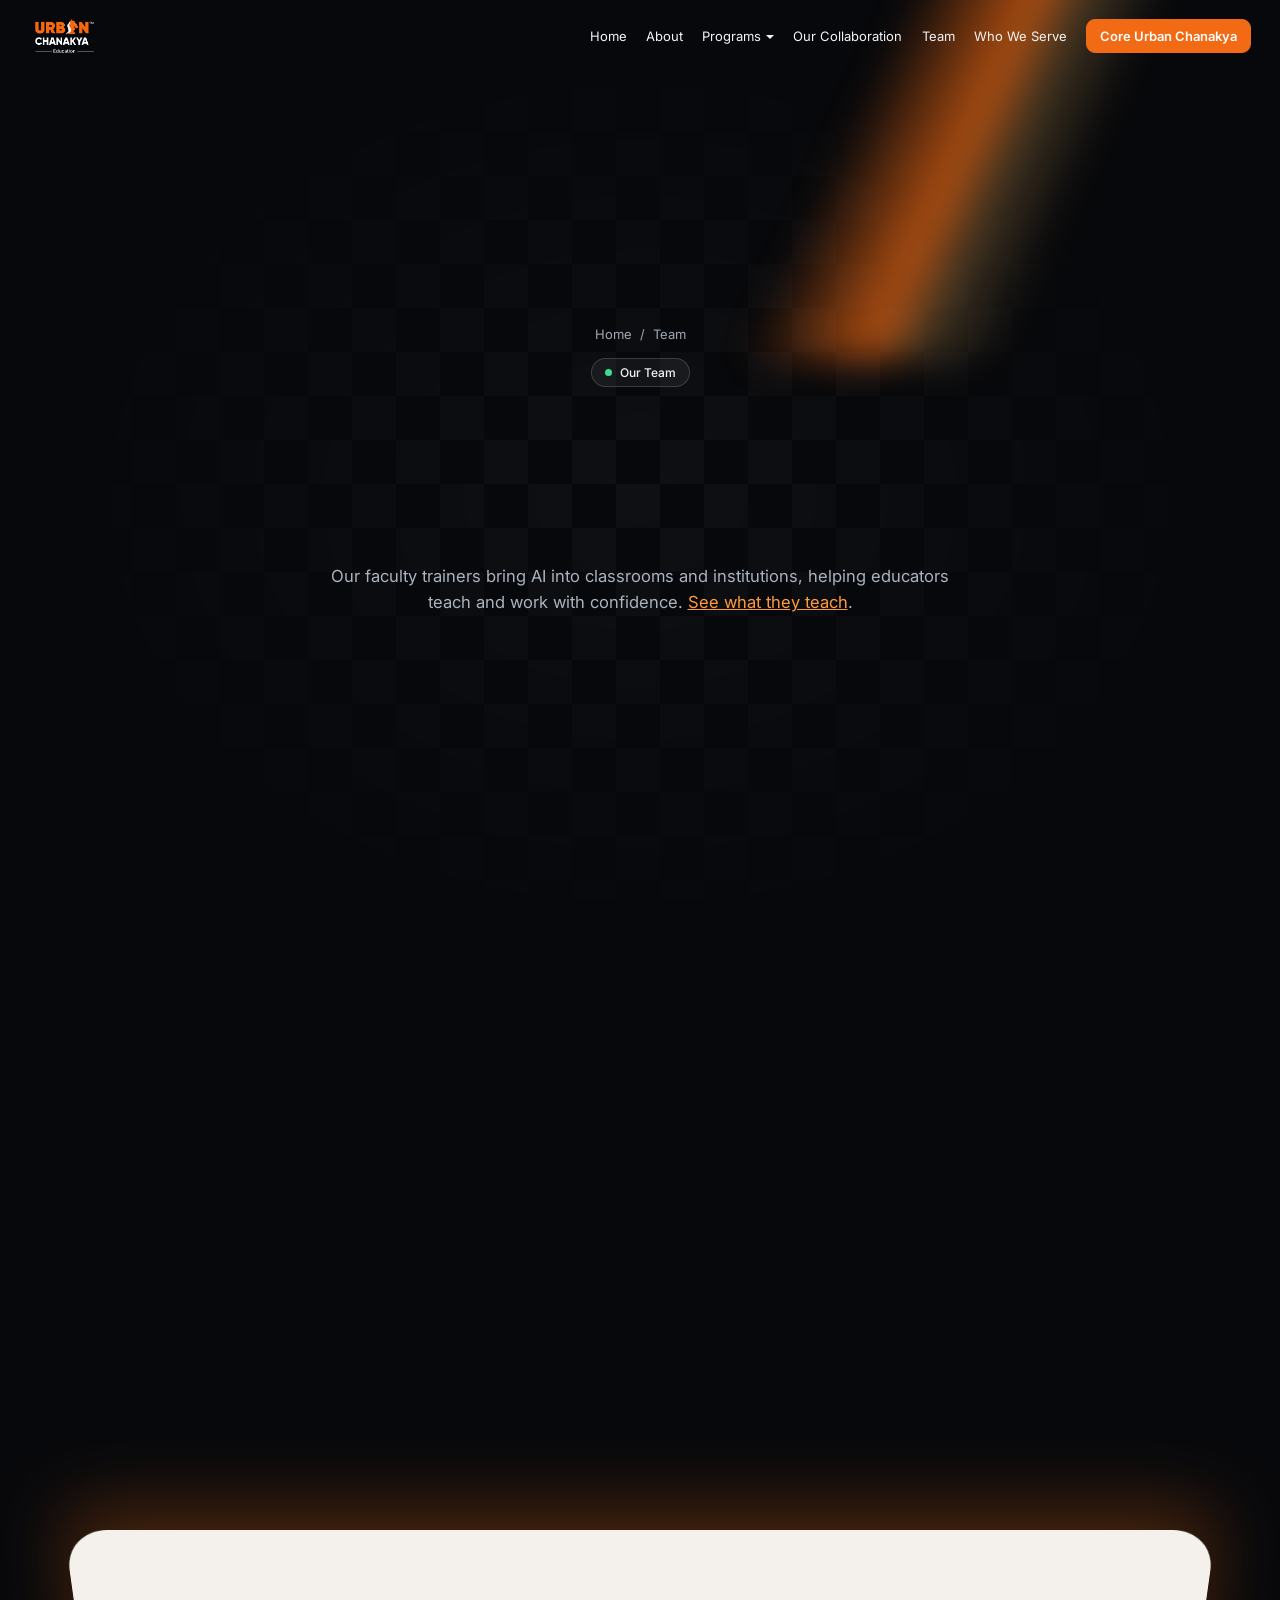
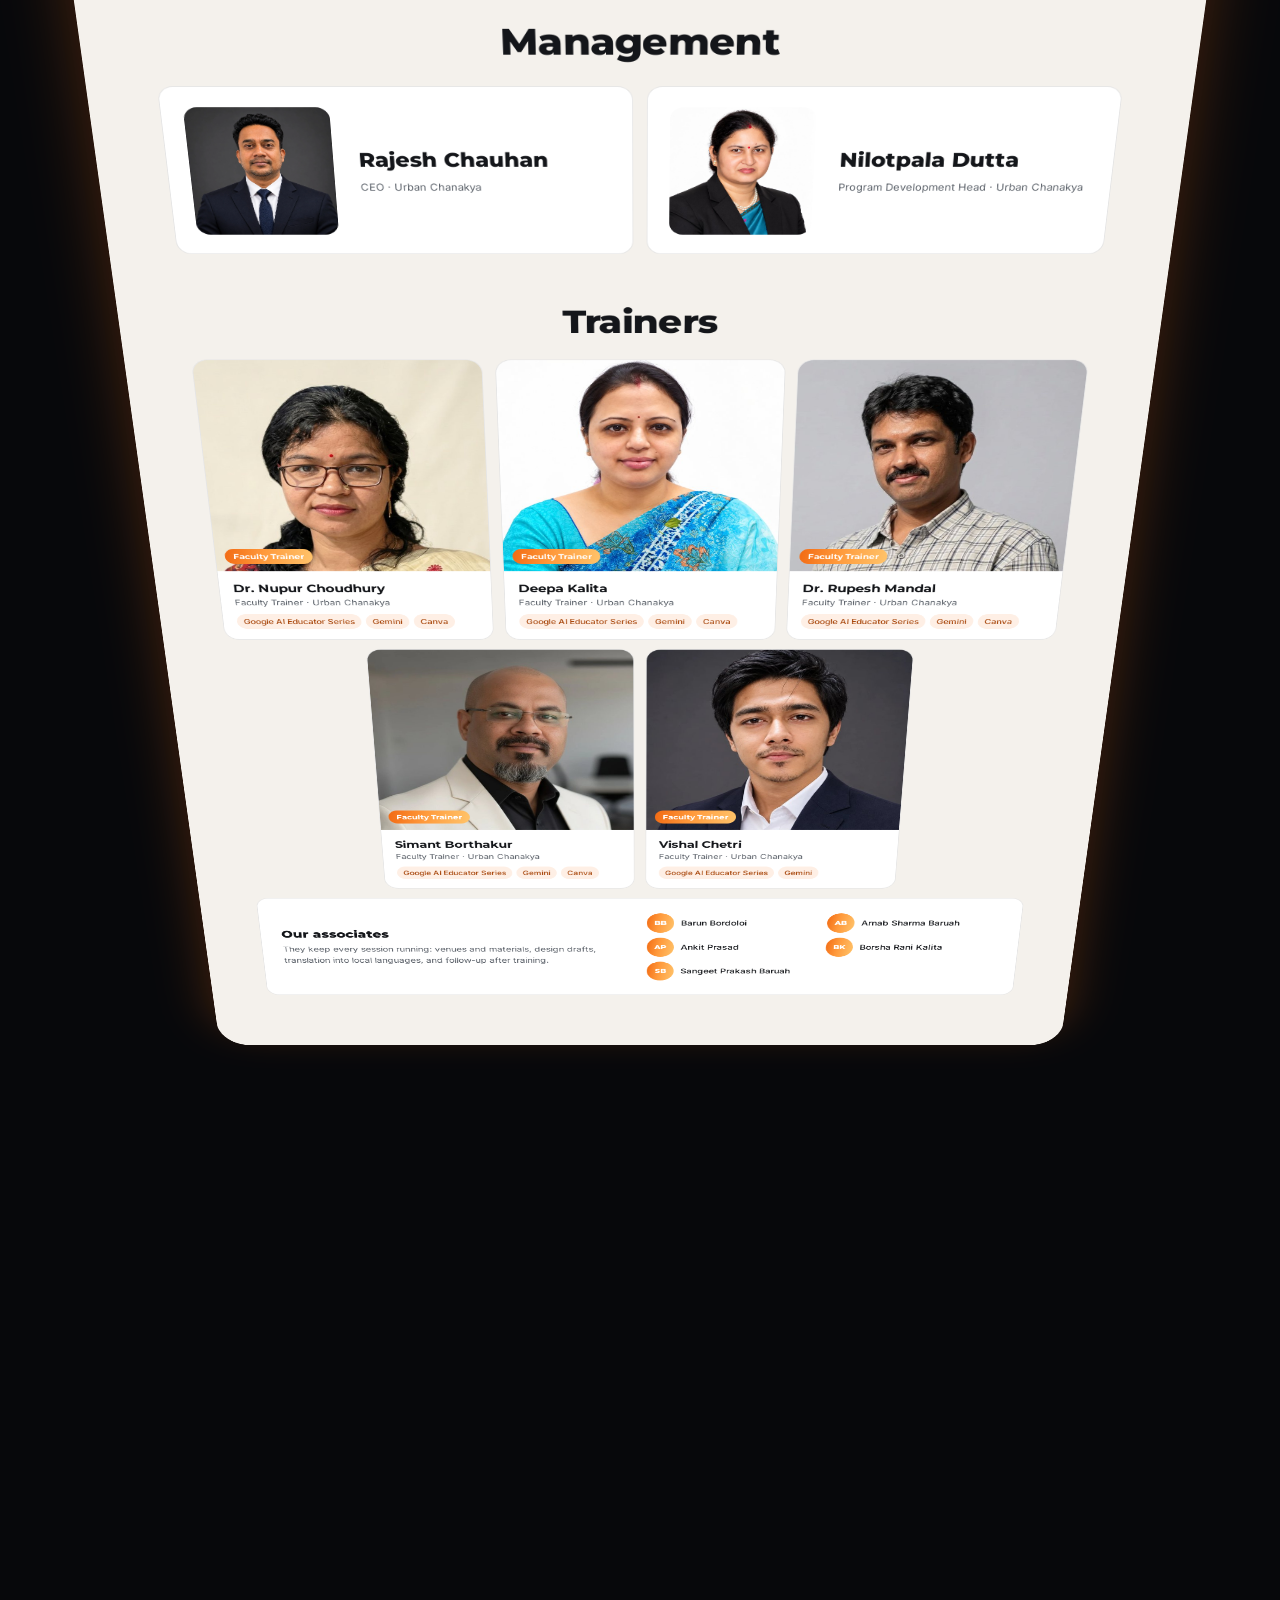
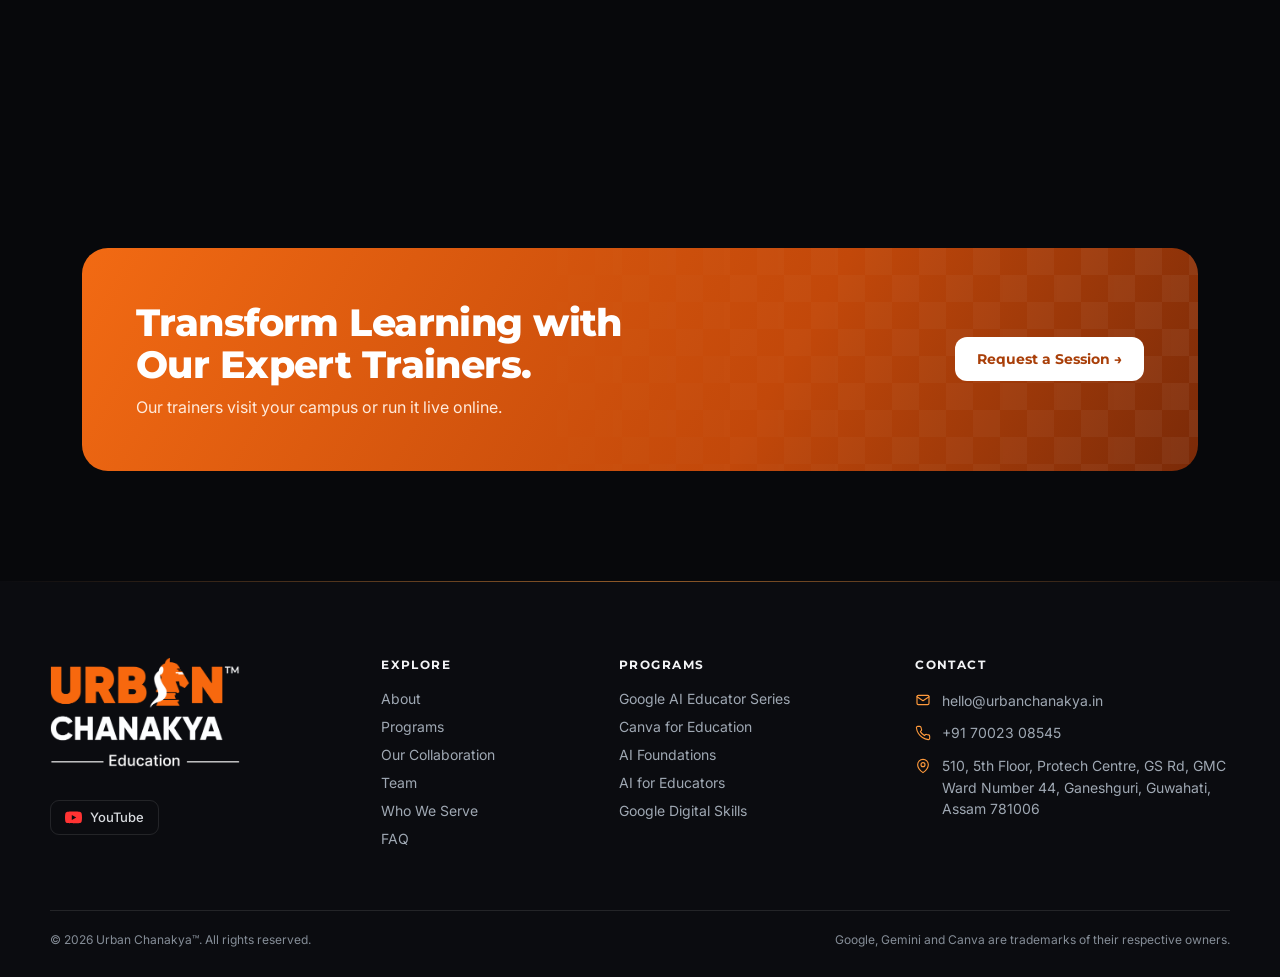
<file: team.html>
<!doctype html>
<html lang="en">
  <head>
    <meta charset="utf-8" />
    <meta name="viewport" content="width=device-width, initial-scale=1" />
    <script>
// Logo intro plays on arrival at the site, not on a reload or a click between pages
try {
  const entry = performance.getEntriesByType("navigation")[0];
  const reopened = entry && (entry.type === "reload" || entry.type === "back_forward");
  const internal = document.referrer && new URL(document.referrer).origin === location.origin;
  if (reopened || internal) document.documentElement.classList.add("no-intro");
} catch (e) {}
</script>
    <title>Our Team | Urban Chanakya</title>
    <meta
      name="description"
      content="Meet the Urban Chanakya management, faculty trainers and associates who deliver our AI and digital skills programs."
    />
    <meta name="theme-color" content="#0A131C" />
    <link rel="canonical" href="https://urbanchanakya.in/team.html" />
    <meta property="og:title" content="Our Team | Urban Chanakya" />
    <meta
      property="og:description"
      content="The educators behind Urban Chanakya's AI programs and the Google AI Educator Series."
    />
    <meta property="og:url" content="https://urbanchanakya.in/team.html" />
    <meta
      property="og:image"
      content="https://urbanchanakya.in/assets/logos/urban-chanakya-logo-on-light.png"
    />
    <link rel="icon" type="image/png" sizes="64x64" href="assets/logos/favicon-64.png" />
    <link rel="icon" type="image/png" sizes="32x32" href="assets/logos/favicon-32.png" />
    <link rel="apple-touch-icon" href="assets/logos/favicon-180.png" />
    <link rel="preconnect" href="https://fonts.googleapis.com" />
    <link rel="preconnect" href="https://fonts.gstatic.com" crossorigin />
    <link
      href="https://fonts.googleapis.com/css2?family=Montserrat:wght@500;600;700;800;900&family=Inter:wght@400;500;600&display=swap"
      rel="stylesheet"
    />
    <link rel="stylesheet" href="css/styles.css?v=8" />
  </head>
<body>
<div class="intro" aria-hidden="true"><img src="assets/logos/urban-chanakya-logo-on-dark.png" alt=""></div>

<nav class="nav full" id="nav">
  <a href="index.html" aria-label="Urban Chanakya home"><img src="assets/logos/urban-chanakya-logo-on-dark.png" alt="Urban Chanakya Education"></a>
  <button class="burger" id="burger" aria-expanded="false" aria-label="Open menu"><span></span><span></span><span></span></button>
  <div class="links" id="links">
    <a href="index.html">Home</a>
    <a href="index.html#about">About</a>
    <div class="drop"><a href="index.html#programs">Programs</a>
      <div class="menu"><a href="google-ai-educator-series.html">Google AI Educator Series</a><a href="canva-for-education.html">Canva for Education</a></div>
    </div>
    <a href="index.html#collaboration">Our Collaboration</a>
    <a href="team.html" aria-current="page">Team</a>
    <a href="index.html#who">Who We Serve</a>
    <a class="core" href="https://urbanchanakya.com/" target="_blank" rel="noopener">Core Urban Chanakya</a>
  </div>
</nav>

<div id="heroWrap" data-theme="dark"><div class="istage" id="top">
<header id="hero" class="single">
  <div class="chess"></div>
  <div class="beam"></div>
  <div class="hcopy">
    <nav class="crumbs" aria-label="Breadcrumb"><a href="index.html">Home</a><span>/</span><span>Team</span></nav>
    <span class="pill"><span class="live"></span> Our Team</span>
    <h1>Meet the people who<br><span class="g">teach the future.</span></h1>
    <p class="lead">Our faculty trainers bring AI into classrooms and institutions, helping educators teach and work with confidence. <a href="google-ai-educator-series.html" style="color:var(--orange-2);text-decoration:underline">See what they teach</a>.</p>
  </div>
</header>
</div></div>

<div class="lt" id="sheet" data-theme="light">
  <section class="sec" id="team">
    <div class="head mgmt-head"><h2>Management</h2></div>
    <div class="mgmt stagger">
      <aside class="pd glow" aria-label="CEO">
        <img src="assets/team/rajesh-chauhan.webp" alt="Rajesh Chauhan" loading="lazy">
        <div><h3>Rajesh Chauhan</h3><p class="role">CEO · Urban Chanakya</p></div>
      </aside>
      <aside class="pd glow" aria-label="Program Development Head">
        <img src="assets/team/nilotpala-dutta.jpg" alt="Nilotpala Dutta" loading="lazy">
        <div><h3>Nilotpala Dutta</h3><p class="role">Program Development Head · Urban Chanakya</p></div>
      </aside>
    </div>

    <div class="head mgmt-head"><h2>Trainers</h2></div>
    <div class="people stagger">
      <article class="tcard tilt"><div class="photo"><img src="assets/team/nupur-choudhury.jpg" alt="Dr. Nupur Choudhury" loading="lazy"><span class="badge">Faculty Trainer</span></div><div class="t-body"><h3>Dr. Nupur Choudhury</h3><p class="role">Faculty Trainer · Urban Chanakya</p><ul class="chips"><li>Google AI Educator Series</li><li>Gemini</li><li>Canva</li></ul></div></article>
      <article class="tcard tilt"><div class="photo"><img src="assets/team/deepa-kalita.jpg" alt="Deepa Kalita" loading="lazy"><span class="badge">Faculty Trainer</span></div><div class="t-body"><h3>Deepa Kalita</h3><p class="role">Faculty Trainer · Urban Chanakya</p><ul class="chips"><li>Google AI Educator Series</li><li>Gemini</li><li>Canva</li></ul></div></article>
      <article class="tcard tilt"><div class="photo"><img src="assets/team/rupesh-mandal.jpg" alt="Dr. Rupesh Mandal" loading="lazy"><span class="badge">Faculty Trainer</span></div><div class="t-body"><h3>Dr. Rupesh Mandal</h3><p class="role">Faculty Trainer · Urban Chanakya</p><ul class="chips"><li>Google AI Educator Series</li><li>Gemini</li><li>Canva</li></ul></div></article>
      <article class="tcard tilt"><div class="photo"><img src="assets/team/simant-borthakur.jpg" alt="Simant Borthakur" loading="lazy"><span class="badge">Faculty Trainer</span></div><div class="t-body"><h3>Simant Borthakur</h3><p class="role">Faculty Trainer · Urban Chanakya</p><ul class="chips"><li>Google AI Educator Series</li><li>Gemini</li><li>Canva</li></ul></div></article>
      <article class="tcard tilt"><div class="photo"><img src="assets/team/vishal-chetri.jpg" alt="Vishal Chetri" loading="lazy"><span class="badge">Faculty Trainer</span></div><div class="t-body"><h3>Vishal Chetri</h3><p class="role">Faculty Trainer · Urban Chanakya</p><ul class="chips"><li>Google AI Educator Series</li><li>Gemini</li></ul></div></article>
    </div>

    <div class="assoc glow">
      <div><h3>Our associates</h3><p>They keep every session running: venues and materials, design drafts, translation into local languages, and follow-up after training.</p></div>
      <ul>
        
        <li><span aria-hidden="true">BB</span>Barun Bordoloi</li>
        <li><span aria-hidden="true">AB</span>Arnab Sharma Baruah</li>
        <li><span aria-hidden="true">AP</span>Ankit Prasad</li>
        <li><span aria-hidden="true">BK</span>Borsha Rani Kalita</li>
        <li><span aria-hidden="true">SB</span>Sangeet Prakash Baruah</li>
      </ul>
    </div>
  </section>
</div>

<section class="sec" data-theme="dark">
  <div class="cta"><div><h2>Transform Learning with Our Expert Trainers.</h2><p>Our trainers visit your campus or run it live online.</p></div><a href="index.html#contact" class="btn btn-l">Request a Session →</a></div>
</section>

<footer data-theme="dark">
  <div class="fgrid">
    <div class="fbrand"><a href="index.html" aria-label="Urban Chanakya home"><img src="assets/logos/urban-chanakya-logo-on-dark.png" alt="Urban Chanakya Education"></a><a class="fyt" href="https://www.youtube.com/@UC_Education" target="_blank" rel="noopener"><svg viewBox="0 0 24 24" aria-hidden="true"><path fill="currentColor" d="M23.5 6.2a3 3 0 0 0-2.1-2.1C19.5 3.6 12 3.6 12 3.6s-7.5 0-9.4.5A3 3 0 0 0 .5 6.2 31 31 0 0 0 0 12a31 31 0 0 0 .5 5.8 3 3 0 0 0 2.1 2.1c1.9.5 9.4.5 9.4.5s7.5 0 9.4-.5a3 3 0 0 0 2.1-2.1A31 31 0 0 0 24 12a31 31 0 0 0-.5-5.8zM9.6 15.6V8.4l6.3 3.6z"/></svg>YouTube</a></div>
    <div><h4>Explore</h4><a href="index.html#about">About</a><a href="index.html#programs">Programs</a><a href="index.html#collaboration">Our Collaboration</a><a href="team.html">Team</a><a href="index.html#who">Who We Serve</a><a href="index.html#faq">FAQ</a></div>
    <div><h4>Programs</h4><a href="google-ai-educator-series.html">Google AI Educator Series</a><a href="canva-for-education.html">Canva for Education</a><a href="index.html#programs">AI Foundations</a><a href="index.html#programs">AI for Educators</a><a href="index.html#programs">Google Digital Skills</a></div>
    <div class="fcontact"><h4>Contact</h4><a href="mailto:hello@urbanchanakya.in"><svg viewBox="0 0 24 24" aria-hidden="true"><rect x="3" y="5" width="18" height="14" rx="2"/><path d="m3 7 9 6 9-6"/></svg>hello@urbanchanakya.in</a><a href="tel:+917002308545"><svg viewBox="0 0 24 24" aria-hidden="true"><path d="M22 16.9v3a2 2 0 0 1-2.2 2 19.8 19.8 0 0 1-8.6-3.1 19.5 19.5 0 0 1-6-6A19.8 19.8 0 0 1 2.1 4.2 2 2 0 0 1 4.1 2h3a2 2 0 0 1 2 1.7c.1 1 .4 1.9.7 2.8a2 2 0 0 1-.5 2.1L8.1 9.9a16 16 0 0 0 6 6l1.3-1.3a2 2 0 0 1 2.1-.4c.9.3 1.8.6 2.8.7a2 2 0 0 1 1.7 2z"/></svg>+91 70023 08545</a><address><svg viewBox="0 0 24 24" aria-hidden="true"><path d="M20 10c0 6-8 12-8 12s-8-6-8-12a8 8 0 0 1 16 0z"/><circle cx="12" cy="10" r="3"/></svg><span>510, 5th Floor, Protech Centre, GS Rd, GMC Ward Number 44, Ganeshguri, Guwahati, Assam 781006</span></address></div>
  </div>
  <div class="fbot"><span>© 2026 Urban Chanakya™. All rights reserved.</span><span>Google, Gemini and Canva are trademarks of their respective owners.</span></div>
</footer>

<script src="js/script.js?v=7"></script>
</body>
</html>
</file>
<file: css/styles.css>
:root{--orange:#f26a13;--orange-2:#ff9a3c;--gold:#ffc46b;--ink:#f3f4f6;--sub:#9fa8b3;--line:rgba(255,255,255,.1);--tile:rgba(255,255,255,.045);--head:Montserrat,system-ui,sans-serif;--grad:linear-gradient(100deg,#f26a13,#ff9a3c 45%,#ffc46b)}
*{box-sizing:border-box}
html{background:#07080b}
body{margin:0;background:#07080b;color:var(--ink);font-family:Inter,system-ui,sans-serif;overflow-x:clip}
a{color:inherit;text-decoration:none}
h1,h2,h3,h4,p,ul,ol{margin:0;padding:0}
ul,ol{list-style:none}
h1,h2,h3,h4{font-family:var(--head)}
img{display:block}

.lt{--ink:#14161a;--sub:#5d636b;--line:rgba(0,0,0,.1);--tile:#fff;position:relative;z-index:3;background:#f4f1ec;color:var(--ink);border-radius:0 0 clamp(26px,4vw,48px) clamp(26px,4vw,48px)}
.over{margin-top:-100vh;min-height:100vh}

.intro{position:fixed;inset:0;z-index:20;display:grid;place-items:center;background:#0b0c10;clip-path:inset(0);animation:curtain .85s cubic-bezier(.76,0,.24,1) 1.55s forwards}
.intro img{height:clamp(70px,11vw,110px);clip-path:inset(0 100% 0 0);animation:logoIn .9s cubic-bezier(.2,.8,.2,1) .2s forwards}
.no-intro .intro{display:none}
@keyframes logoIn{to{clip-path:inset(0)}}
@keyframes curtain{to{clip-path:inset(0 0 100% 0);visibility:hidden}}

.w{display:inline-block;opacity:0;filter:blur(9px);transform:translateY(14px);color:#7d848d;transition:opacity .55s ease,filter .55s ease,transform .55s cubic-bezier(.2,.8,.2,1),color .9s ease;transition-delay:calc(var(--i) * 60ms)}
.lt .w{color:#a4a7ab}
.say .w{opacity:1;filter:none;transform:none;color:inherit}
.g,.say .w.g,.lt .w.g{background:var(--grad);-webkit-background-clip:text;background-clip:text;color:transparent}
.rise{opacity:0;transform:translateY(34px);transition:opacity .7s ease,transform .7s cubic-bezier(.2,.8,.2,1);transition-delay:calc(var(--i) * 95ms)}
.rise.in{opacity:1;transform:none}

.nav{position:fixed;top:12px;left:50%;transform:translateX(-50%);z-index:10;display:flex;align-items:center;justify-content:space-between;gap:12px;padding:6px 8px 6px 14px;border-radius:14px;background:rgba(18,20,24,.9);border:1px solid rgba(255,255,255,.12);backdrop-filter:blur(12px);color:#f3f4f6;font-size:13px;white-space:nowrap;transition:width .6s cubic-bezier(.76,0,.24,1),background .4s,border-color .4s}
.nav.full{background:transparent;border-color:transparent;backdrop-filter:none}
.nav>a img{height:34px}
.links{display:flex;align-items:center;gap:clamp(10px,1.5vw,20px)}
.links a:hover{color:var(--orange-2)}
.drop{position:relative;padding:8px 0}
.drop>a::after{content:"";display:inline-block;margin-left:5px;border:4px solid transparent;border-top-color:currentColor;transform:translateY(2px)}
.menu{position:absolute;top:100%;left:-10px;display:none;padding:6px;border-radius:12px;background:#14171c;border:1px solid rgba(255,255,255,.12)}
.drop:hover .menu,.drop:focus-within .menu{display:block}
.menu a{display:block;padding:9px 12px;border-radius:8px}
.menu a:hover{background:rgba(255,255,255,.07)}
.core{padding:8px 13px;border-radius:9px;font-weight:600;background:#f3f4f6;color:#14161a!important;border:1px solid #f3f4f6;transition:background .4s,color .4s}
.nav.full .core{background:var(--orange);border-color:var(--orange);color:#fff!important}
body.light .nav .core{background:transparent;color:#f3f4f6!important}
.burger{display:none;width:38px;height:34px;padding:0;border-radius:9px;border:1px solid rgba(255,255,255,.2);background:transparent;cursor:pointer}
.burger span{display:block;width:16px;height:2px;margin:3px auto;background:#fff}
@media (max-width:980px){
  .burger{display:block}
  .links{display:none;position:absolute;top:calc(100% + 8px);left:0;right:0;min-width:240px;flex-direction:column;align-items:stretch;gap:2px;padding:10px;border-radius:14px;background:#14171c;border:1px solid rgba(255,255,255,.12)}
  .links.open{display:flex}
  .links>a,.drop>a{display:block;padding:10px}
  .drop{padding:0}
  .menu{position:static;display:block;background:none;border:0;padding:0 0 0 10px}
  .core{text-align:center}
}
.note{position:fixed;right:12px;bottom:12px;z-index:9;font-size:12px;padding:6px 12px;border-radius:999px;background:rgba(18,20,24,.88);color:#d7dade;pointer-events:none}

.btn{display:inline-block;padding:13px 22px;border-radius:12px;font:700 14px var(--head);transition:transform .2s,background .2s,color .2s}
.btn:hover{transform:translateY(-2px)}
.btn-p{background:var(--grad);color:#fff}
.btn-g{border:1px solid rgba(255,255,255,.28);color:#fff}
.btn-g:hover{background:#fff;color:#14161a}

#heroWrap{position:relative;height:230vh}
.istage{position:sticky;top:0;height:100vh;overflow:hidden;background:#07080b;perspective:1300px;perspective-origin:50% 35%}
#hero{--dim:0;position:absolute;inset:0;overflow:hidden;background:#07080b;color:#f3f4f6;display:grid;grid-template-columns:minmax(0,1.08fr) minmax(0,1fr);align-items:center;gap:12px;padding:76px clamp(16px,5vw,76px) 26px;transform-origin:50% 62%;will-change:transform}
#hero::after{content:"";position:absolute;inset:0;z-index:5;background:#07080b;opacity:var(--dim);pointer-events:none}
#sheet{margin-top:-60vh;border-radius:clamp(26px,4vw,48px);transform-origin:50% 0;will-change:transform;box-shadow:0 -30px 80px rgba(242,106,19,.28)}
.chess{position:absolute;inset:0;background:repeating-conic-gradient(rgba(255,255,255,.035) 0 25%,transparent 0 50%) 0 0/88px 88px;-webkit-mask:radial-gradient(ellipse at 72% 52%,#000,transparent 66%);mask:radial-gradient(ellipse at 72% 52%,#000,transparent 66%);pointer-events:none}
.beam{position:absolute;top:-34%;right:-10%;width:60%;height:74%;background:linear-gradient(115deg,transparent 38%,rgba(242,106,19,.72) 50%,rgba(255,196,107,.24) 54%,transparent 62%);filter:blur(18px);pointer-events:none;animation:beam 7s ease-in-out infinite alternate}
@keyframes beam{from{opacity:.5;transform:translateX(-2%)}to{opacity:1;transform:translateX(2%)}}
.hcopy{position:relative;z-index:2}
.pill{display:inline-flex;align-items:center;gap:8px;padding:6px 13px;border-radius:999px;font-size:12px;font-weight:500;border:1px solid rgba(255,255,255,.16);background:rgba(255,255,255,.05);margin-bottom:16px}
.live{width:7px;height:7px;border-radius:50%;background:#3ddc97;animation:live 1.8s ease-out infinite}
@keyframes live{from{box-shadow:0 0 0 0 rgba(61,220,151,.6)}to{box-shadow:0 0 0 9px rgba(61,220,151,0)}}
.hcopy h1{font-size:clamp(35px,5.2vw,70px);font-weight:900;line-height:1.08;letter-spacing:-.02em}
.lead{max-width:540px;margin:16px 0 20px;color:#aab3be;font-size:clamp(14px,1.3vw,17px);line-height:1.6}
.ctas{display:flex;flex-wrap:wrap;gap:10px}
.partners-row{display:flex;flex-wrap:wrap;align-items:center;gap:9px;margin-top:20px;font-size:12px;color:#9fa8b3}
.chip-l{display:flex;align-items:center;height:32px;padding:0 11px;border-radius:8px;background:#fff}
.chip-l img{height:15px;width:auto}
.board{position:relative;z-index:1;height:min(62vh,500px);min-height:170px}
.board svg{position:absolute;inset:0;width:100%;height:100%}
.wire{fill:none;stroke:rgba(255,255,255,.15);stroke-width:1.2;vector-effect:non-scaling-stroke}
.pulse{fill:none;stroke:var(--orange-2);stroke-width:2;vector-effect:non-scaling-stroke;stroke-dasharray:70 1000;stroke-dashoffset:1070;animation:run 3.6s linear infinite}
@keyframes run{to{stroke-dashoffset:0}}
.chip{position:absolute;left:50%;top:50%;width:104px;height:104px;margin:-52px 0 0 -52px;display:grid;place-items:center;border-radius:24px;font:800 30px var(--head);color:#fff;background:#14171c;border:1px solid rgba(255,154,60,.6);box-shadow:0 0 70px rgba(242,106,19,.55)}
.chip::before,.chip::after{content:"";position:absolute;inset:-14px;border-radius:34px;border:1px solid rgba(255,154,60,.5);animation:ring 3.6s ease-out infinite}
.chip::after{animation-delay:-1.8s}
@keyframes ring{from{transform:scale(.86);opacity:1}to{transform:scale(1.5);opacity:0}}
.node{position:absolute;transform:translate(-50%,-50%);padding:10px 15px;border-radius:12px;font:600 13px var(--head);background:#14171c;border:1px solid rgba(255,255,255,.15);white-space:nowrap;animation:node 3.6s ease-in-out infinite}
@keyframes node{0%,100%{border-color:rgba(255,255,255,.15);box-shadow:none;transform:translate(-50%,-50%)}50%{border-color:var(--orange-2);box-shadow:0 0 26px rgba(242,106,19,.55);transform:translate(-50%,-56%)}}
@media (max-width:820px){
  #hero{grid-template-columns:minmax(0,1fr);grid-template-rows:auto minmax(0,1fr);padding-top:64px;gap:6px;text-align:left}
  .board{height:100%}
  .node{font-size:11px;padding:7px 9px}
  .chip{width:68px;height:68px;margin:-34px 0 0 -34px;font-size:20px;border-radius:17px}
  .pill{margin-bottom:10px}
  .lead{margin:10px 0 14px}
  .partners-row{margin-top:12px}
}

.ticker{overflow:hidden;padding:16px 0;border-bottom:1px solid var(--line);-webkit-mask:linear-gradient(90deg,transparent,#000 8%,#000 92%,transparent);mask:linear-gradient(90deg,transparent,#000 8%,#000 92%,transparent)}
.ticker div{display:flex;align-items:center;gap:20px;width:max-content;font:700 15px var(--head);animation:tick 34s linear infinite}
.ticker i{color:var(--orange);font-style:normal}
@keyframes tick{to{transform:translateX(-50%)}}

.sec{position:relative;padding:clamp(60px,9vw,110px) clamp(16px,4vw,32px);max-width:1180px;margin:0 auto}
.head{max-width:760px;margin:0 auto clamp(30px,4vw,48px);text-align:center}
.eyebrow{display:block;margin-bottom:12px;font:700 12px var(--head);letter-spacing:.14em;text-transform:uppercase;color:var(--orange)}
h2{font-size:clamp(27px,4vw,46px);font-weight:800;line-height:1.12;letter-spacing:-.015em}
.head p{margin-top:14px;color:var(--sub);line-height:1.6}

.glow{--x:-300px;--y:-300px;position:relative;overflow:hidden;background:radial-gradient(240px at var(--x) var(--y),rgba(242,106,19,.17),transparent 72%),var(--tile);border:1px solid var(--line);border-radius:18px;transition:transform .25s,border-color .25s}
.glow:hover{transform:translateY(-5px);border-color:rgba(242,106,19,.5)}

.about{display:grid;grid-template-columns:repeat(auto-fit,minmax(min(330px,100%),1fr));gap:clamp(24px,4vw,56px);align-items:start}
.about .eyebrow{text-align:left}
.big{font:600 clamp(18px,2vw,23px)/1.4 var(--head);letter-spacing:-.01em}
.about-body>p+p{margin-top:14px;color:var(--sub);line-height:1.65}
.pillars{display:grid;grid-template-columns:repeat(auto-fit,minmax(min(220px,100%),1fr));gap:12px;margin-top:22px}
.pillars .glow{padding:20px}
.ico{display:block;color:var(--orange);font-size:22px;margin-bottom:10px;animation:spinIco 9s linear infinite;width:max-content}
@keyframes spinIco{to{transform:rotate(360deg)}}
.pillars h3,.card h3{font-size:17px;font-weight:700;margin-bottom:8px}
.pillars p,.card p,.who p,.step p,.partner p{color:var(--sub);font-size:14px;line-height:1.6}

.cards{display:grid;grid-template-columns:repeat(auto-fit,minmax(min(300px,100%),1fr));gap:14px}
.card{padding:24px;display:flex;flex-direction:column;align-items:flex-start}
.brand-l{position:absolute;top:22px;right:20px;padding:6px 9px;border-radius:7px;background:#fff}
.brand-l img{height:13px;width:auto}
.icon{display:grid;place-items:center;width:50px;height:50px;margin-bottom:26px;border-radius:14px;background:rgba(242,106,19,.13);animation:bob 4.4s ease-in-out infinite;animation-delay:calc(var(--i, 0) * -.7s)}
@keyframes bob{50%{transform:translateY(-5px)}}
.icon svg{width:26px;height:26px;fill:none;stroke:var(--orange-2);stroke-width:1.7;stroke-linecap:round;stroke-linejoin:round}
.icon svg *{stroke-dasharray:1;stroke-dashoffset:1;transition:stroke-dashoffset 1.4s ease .25s}
.drawn .icon svg *{stroke-dashoffset:0}
.card:hover .icon{animation-play-state:paused;background:var(--orange)}
.card:hover .icon svg{stroke:#fff}
.tag{margin-top:auto;padding-top:16px;font:600 12px var(--head);color:var(--orange-2)}

#gWrap{position:relative;height:320vh;color:#f3f4f6}
.gstick{position:sticky;top:0;height:100vh;overflow:hidden;background:#07080b}
#globe{position:absolute;inset:0;width:100%;height:100%;display:block}
.gcopy{position:relative;z-index:2;max-width:800px;margin:0 auto;padding:clamp(76px,11vh,104px) 16px 0;text-align:center}
.gcopy h2{font-size:clamp(25px,3.6vw,42px)}
.gcopy p{max-width:560px;margin:12px auto 0;color:#aeb6c0;line-height:1.55;font-size:15px}

.partners{display:grid;grid-template-columns:repeat(auto-fit,minmax(min(330px,100%),1fr));gap:16px}
.partner{padding:clamp(22px,3vw,34px)}
.p-logo{height:58px;display:flex;align-items:center;margin-bottom:12px}
.p-logo img{max-height:34px;max-width:100%;width:auto}
.p-link{display:inline-block;margin-top:14px;font:700 13px var(--head);color:#c9540c}
.p-link:hover{text-decoration:underline}

.steps{position:relative;display:grid;grid-template-columns:repeat(auto-fit,minmax(min(230px,100%),1fr));gap:14px}
.step{padding:24px}
.step span{display:grid;place-items:center;width:44px;height:44px;margin-bottom:26px;border-radius:50%;font:800 14px var(--head);color:#8b8f94;background:rgba(0,0,0,.05);transition:background .5s,color .5s,box-shadow .5s}
.step.lit span{color:#fff;background:var(--grad);box-shadow:0 8px 22px rgba(242,106,19,.42)}
.step h3,.who h3{font-size:18px;font-weight:700;margin-bottom:8px}

#grow{transform-origin:50% 0;will-change:transform;padding:clamp(20px,3vw,36px);border-radius:28px;border:1px solid var(--line);background:repeating-conic-gradient(rgba(255,255,255,.018) 0 25%,transparent 0 50%) 0 0/64px 64px,rgba(255,255,255,.025)}
.who-grid{display:grid;grid-template-columns:repeat(2,minmax(0,1fr));gap:14px}
@media (min-width:1100px){.who-grid{grid-template-columns:repeat(4,minmax(0,1fr))}}
@media (max-width:560px){.who-grid{grid-template-columns:minmax(0,1fr)}}
.who{padding:24px}
.num{display:block;margin-bottom:26px;font:900 34px var(--head);-webkit-text-stroke:1px rgba(255,154,60,.75);color:transparent}

.fan-wrap{padding-top:0}
.deck{position:relative;height:clamp(300px,32vw,400px);max-width:1120px;margin:0 auto}
.pcard{--tx:0px;--r:0deg;--ty:0px;position:absolute;left:50%;top:50%;width:clamp(150px,18vw,226px);aspect-ratio:3/4.1;margin-left:calc(clamp(150px,18vw,226px) / -2);margin-top:calc(clamp(150px,18vw,226px) * -.683);border-radius:22px;overflow:hidden;background:#20242a;transform:translate(var(--tx),var(--ty)) rotate(var(--r));transition:transform .35s cubic-bezier(.2,.8,.2,1),box-shadow .35s;box-shadow:0 22px 44px rgba(0,0,0,.55);will-change:transform}
.pcard img{width:100%;height:100%;object-fit:cover;object-position:50% 20%}
.pcard:hover{z-index:4;--ty:-16px!important;--r:0deg!important;box-shadow:0 30px 60px rgba(242,106,19,.55)}
.pcard div{position:absolute;inset:auto 0 0;padding:34px 13px 12px;background:linear-gradient(transparent,rgba(0,0,0,.82));color:#fff}
.pcard strong{display:block;font:700 13px var(--head)}
.pcard small{font-size:11px;color:#ffc46b}
.fan-note{margin-top:26px;text-align:center}
.fan-note a{font:700 14px var(--head);color:var(--orange-2)}
@media (max-width:720px){
  .deck{height:auto;display:flex;gap:12px;overflow-x:auto;scroll-snap-type:x mandatory;margin:0 -16px;padding:6px 16px 14px}
  .pcard{position:relative;left:auto;top:auto;flex:0 0 58vw;width:auto;margin:0;scroll-snap-align:center;transform:none!important}
}

.vgrid{display:grid;grid-template-columns:repeat(auto-fit,minmax(min(320px,100%),1fr));gap:16px}
.vcard{padding:10px}
.frame{position:relative;aspect-ratio:16/9;border-radius:12px;overflow:hidden;background:#000}
.frame iframe{position:absolute;inset:0;width:100%;height:100%;border:0}
.vmeta{padding:16px 10px 10px}
.tag2{font:600 12px var(--head);color:#c9540c}
.vmeta h3{margin:8px 0;font-size:16px;font-weight:700;line-height:1.35}
.vmeta p{font-size:14px;color:var(--sub);line-height:1.55}
.channel{margin-top:16px;display:grid;grid-template-columns:repeat(auto-fit,minmax(min(300px,100%),1fr));gap:18px;align-items:center;padding:clamp(20px,3vw,30px);border-radius:18px;color:#f3f4f6;background:#111419}
.ch-top{display:flex;align-items:center;gap:12px}
.ch-top img{width:64px;height:auto;padding:8px;border-radius:12px;background:#fff}
.ch-top h3{font-size:18px;font-weight:700}
.ch-top p{font-size:13px;color:#aeb6c0}
.channel>div>p{margin-top:12px;color:#aeb6c0;font-size:14px;line-height:1.55}
.topics{display:flex;flex-wrap:wrap;gap:6px;margin-top:12px}
.topics li{padding:5px 10px;border-radius:999px;font-size:12px;border:1px solid rgba(255,255,255,.16)}
.ch-cta{display:flex;flex-wrap:wrap;gap:12px;align-items:center;justify-content:center}
.btn-yt{display:inline-flex;align-items:center;gap:8px;padding:13px 20px;border-radius:12px;background:#f00;color:#fff;font:700 14px var(--head)}
.btn-yt svg{width:20px;height:20px}
.ch-link{font-size:13px;color:#cdd3da}

.cta{position:relative;overflow:hidden;display:flex;flex-wrap:wrap;justify-content:space-between;align-items:center;gap:18px;padding:clamp(28px,5vw,54px);border-radius:26px;color:#fff;background:linear-gradient(120deg,#f26a13,#c2480a 62%,#7a2a08)}
.cta::before{content:"";position:absolute;inset:0;background:repeating-conic-gradient(rgba(255,255,255,.05) 0 25%,transparent 0 50%) 0 0/54px 54px;-webkit-mask:linear-gradient(90deg,transparent 35%,#000);mask:linear-gradient(90deg,transparent 35%,#000);pointer-events:none}
.cta>*{position:relative}
.cta h2{font-size:clamp(25px,3.4vw,38px);max-width:560px}
.cta p{margin-top:10px;color:#ffeadb}
.btn-l{background:#fff;color:#a93f09}

.faq{max-width:840px;margin:0 auto;display:grid;gap:10px}
details{border-radius:14px;background:var(--tile);border:1px solid var(--line);padding:0 18px;transition:border-color .25s}
details[open]{border-color:rgba(242,106,19,.45)}
summary{list-style:none;cursor:pointer;display:flex;gap:12px;align-items:center;padding:18px 0;font-weight:600;font-size:15px}
summary::-webkit-details-marker{display:none}
summary::after{content:"+";margin-left:auto;flex:none;color:var(--orange-2);font-size:22px;line-height:1;transition:transform .3s}
details[open] summary::after{transform:rotate(45deg)}
details p{padding:0 0 18px;color:var(--sub);line-height:1.6;font-size:14px}
details p a{color:var(--orange-2);text-decoration:underline}

.contact{display:grid;grid-template-columns:repeat(auto-fit,minmax(min(340px,100%),1fr));gap:clamp(24px,4vw,48px);align-items:start}
.contact .muted{margin-top:14px;color:var(--sub);line-height:1.6}
.clist{display:grid;gap:10px;margin-top:22px}
.clist li{display:flex;justify-content:space-between;flex-wrap:wrap;gap:8px;padding:15px 18px}
.clist a{color:#c9540c}
form{padding:clamp(20px,3vw,30px)}
.row{display:grid;grid-template-columns:repeat(auto-fit,minmax(min(190px,100%),1fr));gap:12px}
label{display:block;margin-bottom:12px;font-size:13px;font-weight:600}
input,select,textarea{display:block;width:100%;margin-top:6px;padding:11px 12px;border-radius:10px;border:1px solid var(--line);background:#fbfaf8;color:#14161a;font:400 14px Inter,sans-serif}
input:focus,select:focus,textarea:focus{outline:2px solid var(--orange);outline-offset:1px}
form button{border:0;cursor:pointer}
.form-note{margin-top:10px;font-size:13px;color:var(--sub)}

footer{position:relative;padding:clamp(52px,6vw,76px) clamp(20px,4vw,32px) 28px;background:#0b0c10}
footer::before{content:"";position:absolute;top:0;left:0;right:0;height:1px;background:linear-gradient(90deg,transparent,rgba(255,154,60,.55),transparent)}
.fgrid{max-width:1180px;margin:0 auto;display:grid;grid-template-columns:1.2fr .8fr 1.05fr 1.35fr;gap:clamp(32px,4vw,56px);font-size:14px}
.fbrand img{width:min(190px,100%);height:auto}
.fgrid .fyt{display:inline-flex;align-items:center;gap:8px;margin:22px 0 0;padding:8px 14px;border-radius:9px;border:1px solid var(--line);color:#d7dade;font-size:13px;font-weight:500;transition:color .2s,border-color .2s,background .2s}
.fgrid .fyt svg{width:17px;height:17px;color:#f33}
.fgrid .fyt:hover{color:#fff;border-color:rgba(255,154,60,.55);background:rgba(255,255,255,.04)}
.fgrid h4{margin-bottom:18px;font-size:12px;font-weight:700;letter-spacing:.12em;text-transform:uppercase;color:#f3f4f6}
.fgrid a{display:block;margin-bottom:11px;color:var(--sub);transition:color .2s}
.fgrid a:hover{color:var(--orange-2)}
.fcontact a,.fcontact address{display:flex;gap:11px;font-style:normal;color:var(--sub);line-height:1.55}
.fcontact a{align-items:center;overflow-wrap:anywhere}
.fcontact svg{flex:none;width:16px;height:16px;fill:none;stroke:var(--orange-2);stroke-width:1.7;stroke-linecap:round;stroke-linejoin:round}
.fcontact address svg{margin-top:3px}
.fbot{max-width:1180px;margin:clamp(36px,5vw,52px) auto 0;padding-top:20px;border-top:1px solid var(--line);display:flex;flex-wrap:wrap;justify-content:space-between;gap:8px 24px;font-size:12px;line-height:1.5;color:#858d97}
@media (max-width:900px){
  .fgrid{grid-template-columns:repeat(2,minmax(0,1fr))}
  .fbrand,.fcontact{grid-column:1/-1}
  .fbrand{display:flex;flex-wrap:wrap;align-items:center;justify-content:space-between;gap:16px}
  .fgrid .fyt{margin:0}
}

@media (prefers-reduced-motion:reduce){
  .beam,.pulse,.node,.ticker div,.ico,.icon,.chip::before,.chip::after,.live{animation:none}
  .pulse{stroke-dashoffset:0;stroke-dasharray:none;opacity:.5}
  .intro{display:none}
  .w,.rise{opacity:1;filter:none;transform:none;transition:none}
  .icon svg *{stroke-dashoffset:0;transition:none}
}

:root{--acc:#ff9a3c}
.lt{--acc:#c9540c}
.tag2,.p-link,.clist a{color:var(--acc)}

#hero.single{grid-template-columns:minmax(0,1fr);justify-items:center;text-align:center;padding-top:88px}
.single .hcopy{max-width:940px}
.single .lead{max-width:640px;margin-left:auto;margin-right:auto}
.single .ctas{justify-content:center}
.single .chess{-webkit-mask:radial-gradient(ellipse at 50% 55%,#000,transparent 70%);mask:radial-gradient(ellipse at 50% 55%,#000,transparent 70%)}
.crumbs{display:flex;flex-wrap:wrap;justify-content:center;gap:8px;margin-bottom:16px;font-size:13px;color:#9fa8b3}
.crumbs a:hover{color:var(--orange-2)}
.lockup{display:flex;align-items:center;justify-content:center;gap:12px;margin-bottom:18px;color:#9fa8b3}
.lockup .chip-l{height:48px;padding:0 16px;border-radius:12px}
.lockup .chip-l img{height:26px}
.stats{display:grid;grid-template-columns:repeat(3,minmax(0,1fr));gap:12px;max-width:760px;margin:26px auto 0}
.stats li{padding:14px 10px;border-radius:14px;border:1px solid rgba(255,255,255,.12);background:rgba(255,255,255,.04)}
.stats strong{display:block;font:800 clamp(22px,3vw,32px) var(--head);color:var(--orange-2)}
.stats span{font-size:12px;color:#aab3be}

.stay{position:sticky;top:0;z-index:1;background:#07080b}
.split2{display:grid;grid-template-columns:repeat(auto-fit,minmax(min(340px,100%),1fr));gap:clamp(22px,4vw,48px);align-items:center}
.split2 .eyebrow{text-align:left}
.big2{margin-top:14px;color:var(--sub);line-height:1.65;font-size:16px}
.gl-mark{display:flex;flex-wrap:wrap;align-items:center;gap:10px;margin-top:18px;font:600 13px var(--head)}
.gl-mark img{height:22px;width:auto}
.aims{display:grid;gap:4px;padding:10px}
.aims li{display:flex;align-items:center;gap:14px;padding:13px;font-weight:500;font-size:15px;line-height:1.4}
.aims span{flex:none;display:grid;place-items:center;width:38px;height:38px;border-radius:50%;font:800 13px var(--head);color:#fff;background:var(--grad)}
.grid4{display:grid;grid-template-columns:repeat(2,minmax(0,1fr));gap:14px;margin-top:clamp(22px,3vw,34px)}
@media (min-width:1100px){.grid4{grid-template-columns:repeat(4,minmax(0,1fr))}}
@media (max-width:560px){.grid4{grid-template-columns:minmax(0,1fr)}}
.grid4 .card h3{font-size:16px}
.note-c{margin-top:24px;text-align:center}
.note-c a{font:700 14px var(--head);color:var(--acc)}
.note-c a:hover{text-decoration:underline}

.tracks{display:grid;grid-template-columns:repeat(auto-fit,minmax(min(280px,100%),1fr));gap:14px}
.track{padding:26px}
.track-no{display:inline-block;padding:5px 11px;margin-bottom:16px;border-radius:999px;font:700 12px var(--head);color:#fff;background:var(--grad)}
.track h3{font-size:18px;font-weight:700;margin-bottom:14px}
.track li{position:relative;padding:7px 0 7px 18px;color:var(--sub);font-size:14px;line-height:1.45}
.track li::before{content:"";position:absolute;left:0;top:14px;width:7px;height:7px;background:var(--orange);transform:rotate(45deg)}

.parts{max-width:940px;margin:0 auto}
.parts-tabs{display:grid;grid-template-columns:repeat(5,minmax(0,1fr));gap:8px;margin-bottom:14px}
.parts-tabs button{padding:14px 4px;border-radius:14px;border:1px solid var(--line);background:var(--tile);color:var(--sub);font:600 13px var(--head);cursor:pointer;transition:transform .25s,color .25s,box-shadow .25s}
.parts-tabs b{display:block;font-size:clamp(22px,3.4vw,32px);font-weight:900;color:var(--ink);line-height:1.15}
.parts-tabs button[aria-selected="true"]{background:var(--grad);border-color:transparent;color:#fff;transform:translateY(-3px);box-shadow:0 14px 28px -12px rgba(242,106,19,.8)}
.parts-tabs button[aria-selected="true"] b{color:#fff}
.parts-panel{display:grid;grid-template-columns:auto minmax(0,1fr);gap:clamp(16px,3vw,32px);align-items:center;padding:clamp(20px,3vw,34px);border-radius:18px;background:#111419;color:#f3f4f6}
.parts-letter{width:1.1em;text-align:center;font:900 clamp(64px,10vw,110px)/1 var(--head);background:var(--grad);-webkit-background-clip:text;background-clip:text;color:transparent}
.swap>*{animation:swapIn .5s cubic-bezier(.2,.8,.2,1)}
@keyframes swapIn{from{opacity:0;transform:translateY(12px)}}
.parts-title{font-size:21px;font-weight:800;margin-bottom:8px}
.parts-desc{color:#c9d4de;line-height:1.55}
.parts-example{margin-top:12px;padding:10px 14px;border-left:3px solid var(--orange);background:rgba(255,255,255,.05)}
.parts-example span{font:700 11px var(--head);letter-spacing:.14em;text-transform:uppercase;color:var(--orange-2)}
.parts-example p{margin-top:4px;font-style:italic;font-size:14px;line-height:1.5}
@media (max-width:560px){.parts-tabs button span{display:none}.parts-panel{grid-template-columns:minmax(0,1fr)}.parts-letter{text-align:left}}

.cert{display:grid;grid-template-columns:repeat(auto-fit,minmax(min(300px,100%),1fr));gap:20px;align-items:center;padding:clamp(22px,3vw,34px)}
.cert ol{display:grid;gap:14px;counter-reset:c}
.cert li{position:relative;padding-left:44px;line-height:1.5;counter-increment:c}
.cert li::before{content:counter(c);position:absolute;left:0;top:-3px;display:grid;place-items:center;width:32px;height:32px;border-radius:50%;font:800 13px var(--head);color:#fff;background:var(--grad)}
.cert .btn{justify-self:center}
.more-h{margin:clamp(30px,4vw,44px) 0 16px;text-align:center;font-size:clamp(18px,2.2vw,24px);font-weight:700}
.res{display:block;padding:22px}
.res h3{font-size:16px;font-weight:700;margin-bottom:8px}
.res p{color:var(--sub);font-size:14px;line-height:1.55}
.res span{display:inline-block;margin-top:14px;font:700 13px var(--head);color:var(--acc)}

.aud{max-width:1000px;margin:0 auto}
.aud-tabs{display:flex;flex-wrap:wrap;justify-content:center;gap:8px;margin-bottom:16px}
.aud-tabs button{padding:11px 18px;border-radius:999px;border:1px solid var(--line);background:var(--tile);color:var(--sub);font:600 14px var(--head);cursor:pointer;transition:color .25s}
.aud-tabs button[aria-selected="true"]{background:var(--grad);border-color:transparent;color:#fff}
.aud-panel{display:grid;grid-template-columns:repeat(auto-fit,minmax(min(300px,100%),1fr));gap:clamp(18px,3vw,32px);padding:clamp(22px,3vw,34px);border:1px solid var(--line);border-radius:18px;background:var(--tile)}
.aud-panel[hidden]{display:none}
.aud-panel h3{font-size:clamp(18px,2.2vw,23px);font-weight:700;margin-bottom:10px}
.aud-panel>div>p{color:var(--sub);line-height:1.6;font-size:15px}
.ticks{display:grid;gap:9px;margin-top:14px}
.ticks li{position:relative;padding-left:24px;font-size:14px;line-height:1.45}
.ticks li::before{content:"✓";position:absolute;left:0;color:var(--orange-2);font-weight:700}
.aud-help{align-self:start;padding:20px;border-radius:14px;background:rgba(242,106,19,.12);border:1px solid rgba(242,106,19,.35)}
.aud-help span{display:block;margin-bottom:8px;font:700 13px var(--head);color:var(--orange-2)}
.aud-help p{font-size:14px;line-height:1.55}

.lms{display:flex;flex-wrap:wrap;gap:8px}
.lms li{padding:11px 15px;border-radius:12px;font:600 13px var(--head);background:#fff;border:1px solid var(--line);animation:bob 4.4s ease-in-out infinite}
.lms li:nth-child(2n){animation-delay:-1.4s}
.lms li:nth-child(3n){animation-delay:-2.6s}
.integ-p{margin-top:14px;color:var(--sub);line-height:1.6}

.people{display:flex;flex-wrap:wrap;justify-content:center;gap:16px}
.tcard{flex:0 1 calc(33.33% - 11px);min-width:min(270px,100%);overflow:hidden;border-radius:20px;background:var(--tile);border:1px solid var(--line);transition:transform .2s ease-out,box-shadow .3s;will-change:transform}
.tcard:hover{box-shadow:0 26px 50px -18px rgba(242,106,19,.55)}
.photo{position:relative;aspect-ratio:1/.92;overflow:hidden;background:#ddd}
.photo img{width:100%;height:100%;object-fit:cover;object-position:50% 18%}
.badge{position:absolute;left:12px;bottom:12px;padding:5px 11px;border-radius:999px;font:700 12px var(--head);color:#fff;background:var(--grad)}
.t-body{padding:18px}
.t-body h3{font-size:18px;font-weight:700}
.role{margin-top:4px;color:var(--sub);font-size:13px}
.chips{display:flex;flex-wrap:wrap;gap:6px;margin-top:12px}
.chips li{padding:5px 9px;border-radius:999px;font-size:12px;font-weight:500;color:#a8470c;background:rgba(242,106,19,.11)}
.pd{display:grid;grid-template-columns:minmax(0,200px) minmax(0,1fr);gap:clamp(16px,3vw,30px);align-items:center;margin-top:18px;padding:clamp(16px,2.4vw,26px)}
.pd img{width:100%;aspect-ratio:1;object-fit:cover;object-position:50% 18%;border-radius:16px}
.pd .eyebrow{margin-bottom:8px}
.pd h3{font-size:clamp(20px,2.4vw,26px);font-weight:800}
.pd p:last-child{margin-top:10px;color:var(--sub);line-height:1.6}
@media (max-width:560px){.pd{grid-template-columns:minmax(0,1fr)}}
.assoc{display:grid;grid-template-columns:repeat(auto-fit,minmax(min(300px,100%),1fr));gap:20px;align-items:center;margin-top:18px;padding:clamp(20px,3vw,30px)}
.assoc h3{font-size:20px;font-weight:800;margin-bottom:8px}
.assoc>div>p{color:var(--sub);line-height:1.6;font-size:14px}
.assoc ul{display:grid;grid-template-columns:repeat(auto-fit,minmax(min(190px,100%),1fr));gap:10px}
.assoc li{display:flex;align-items:center;gap:10px;font-weight:500;font-size:14px}
.assoc li span{flex:none;display:grid;place-items:center;width:40px;height:40px;border-radius:50%;font:800 12px var(--head);color:#fff;background:var(--grad)}
@media (prefers-reduced-motion:reduce){.lms li,.swap>*{animation:none}}

.mgmt-head{margin-bottom:clamp(20px,3vw,30px)}
.mgmt-head:not(:first-child){margin-top:clamp(44px,6vw,70px)}
.mgmt{display:grid;grid-template-columns:repeat(auto-fit,minmax(min(440px,100%),1fr));gap:16px}
.mgmt .pd{margin-top:0;grid-template-columns:minmax(0,170px) minmax(0,1fr)}
@media (max-width:560px){.mgmt .pd{grid-template-columns:minmax(0,1fr)}}

/* Blue motion accents for the Canva page only. Orange headlines and main buttons stay. */
.canva-page .beam{background:linear-gradient(115deg,transparent 38%,rgba(37,99,235,.8) 50%,rgba(56,189,248,.34) 54%,transparent 62%)}
.canva-page #sheet{box-shadow:0 -30px 80px rgba(59,130,246,.38)}

.canva-page .glow{background:radial-gradient(240px at var(--x) var(--y),rgba(59,130,246,.22),transparent 72%),var(--tile)}
.canva-page .glow:hover{border-color:rgba(59,130,246,.6)}

.canva-page .icon{background:rgba(59,130,246,.13)}
.canva-page .icon svg{stroke:#2563eb}
.canva-page .card:hover .icon{background:#2563eb}
.canva-page .card:hover .icon svg{stroke:#fff}

.canva-page .step.lit span{background:linear-gradient(100deg,#2563eb,#38bdf8);box-shadow:0 8px 22px rgba(37,99,235,.42)}

.canva-page .aud-tabs button[aria-selected="true"]{background:linear-gradient(100deg,#2563eb,#38bdf8)}
.canva-page .aud-help{background:rgba(59,130,246,.13);border-color:rgba(96,165,250,.42)}
.canva-page .aud-help span{color:#7cc4ff}
.canva-page .ticks li::before{color:#7cc4ff}

.canva-page .stats strong{color:#7cc4ff}
.canva-page .stats li{border-color:rgba(96,165,250,.3);background:rgba(59,130,246,.08)}

.canva-page details[open]{border-color:rgba(59,130,246,.55)}
.canva-page summary::after{color:#2563eb}

.canva-page .lms li{border-color:rgba(37,99,235,.28);color:#1d4ed8}

/* Page not found */
.nf-page .nav{width:min(1240px,calc(100vw - 24px))}
.nf{position:relative;min-height:100vh;min-height:100svh;overflow:hidden;display:grid;place-items:center;padding:92px clamp(16px,5vw,76px) 40px;text-align:center}
.nf-tiles{position:absolute;inset:0;pointer-events:none;-webkit-mask:radial-gradient(ellipse at 50% 55%,#000,transparent 70%);mask:radial-gradient(ellipse at 50% 55%,#000,transparent 70%)}
.nf-tiles i{position:absolute;width:44px;height:44px;background:rgba(242,106,19,.3);opacity:0;animation:nfTile 5s ease-in-out infinite}
@keyframes nfTile{50%{opacity:1}}
.nf-stage{position:relative;isolation:isolate;display:flex;align-items:center;justify-content:center;gap:clamp(10px,2.4vw,30px);margin-bottom:clamp(30px,6vh,52px);font:900 clamp(96px,min(19vw,30vh),220px)/1 var(--head);letter-spacing:-.04em}
.nf-wires{position:absolute;z-index:-1;left:50%;top:50%;width:100vw;height:128%;transform:translate(-50%,-50%);pointer-events:none}
.nf-wires svg{position:absolute;inset:0;width:100%;height:100%;overflow:visible}
.nf-end{position:absolute;width:9px;height:9px;margin:-4.5px 0 0 -4.5px;border-radius:50%;background:var(--orange-2);opacity:.25;animation:nfEnd 3.6s linear infinite}
@keyframes nfEnd{0%,86%,100%{opacity:.25;transform:none;box-shadow:none}93%{opacity:1;transform:scale(1.7);box-shadow:0 0 22px 6px rgba(242,106,19,.75)}}
.nf-digit{display:block;background:var(--grad);-webkit-background-clip:text;background-clip:text;color:transparent;padding-right:.04em;transition:transform .5s cubic-bezier(.2,.8,.2,1);animation:nfIn .9s cubic-bezier(.2,.8,.2,1) .1s both,nfFloat 5s ease-in-out 1s infinite}
.nf-digit-2{animation-delay:.35s,-1.5s}
@keyframes nfIn{from{opacity:0;filter:blur(14px);scale:.7}}
@keyframes nfFloat{50%{translate:0 -5%}}
.nf-zero{position:relative;display:grid;place-items:center;width:.84em;height:.98em;border-radius:.2em;background:#14171c;border:1px solid rgba(255,154,60,.6);color:#fff;box-shadow:0 0 70px rgba(242,106,19,.55);animation:nfIn .9s cubic-bezier(.2,.8,.2,1) .2s both}
.nf-zero>span{font-size:.72em;animation:nfFlicker 5s linear 1.2s infinite}
@keyframes nfFlicker{0%,88%,91%,94%,100%{opacity:1;transform:none}89%{opacity:.25;transform:translateX(-3%)}92%{opacity:.5;transform:translateX(3%)}}
.nf-zero::before,.nf-zero::after{content:"";position:absolute;inset:-.08em;border-radius:.27em;border:1px solid rgba(255,154,60,.5);animation:ring 3.6s ease-out infinite}
.nf-zero::after{animation-delay:-1.8s}
.nf .eyebrow{margin-bottom:10px}
@media (prefers-reduced-motion:reduce){
  .nf-tiles,.nf-end{display:none}
  .nf-digit,.nf-zero,.nf-zero>span,.nf-zero::before,.nf-zero::after{animation:none}
}
</file>
